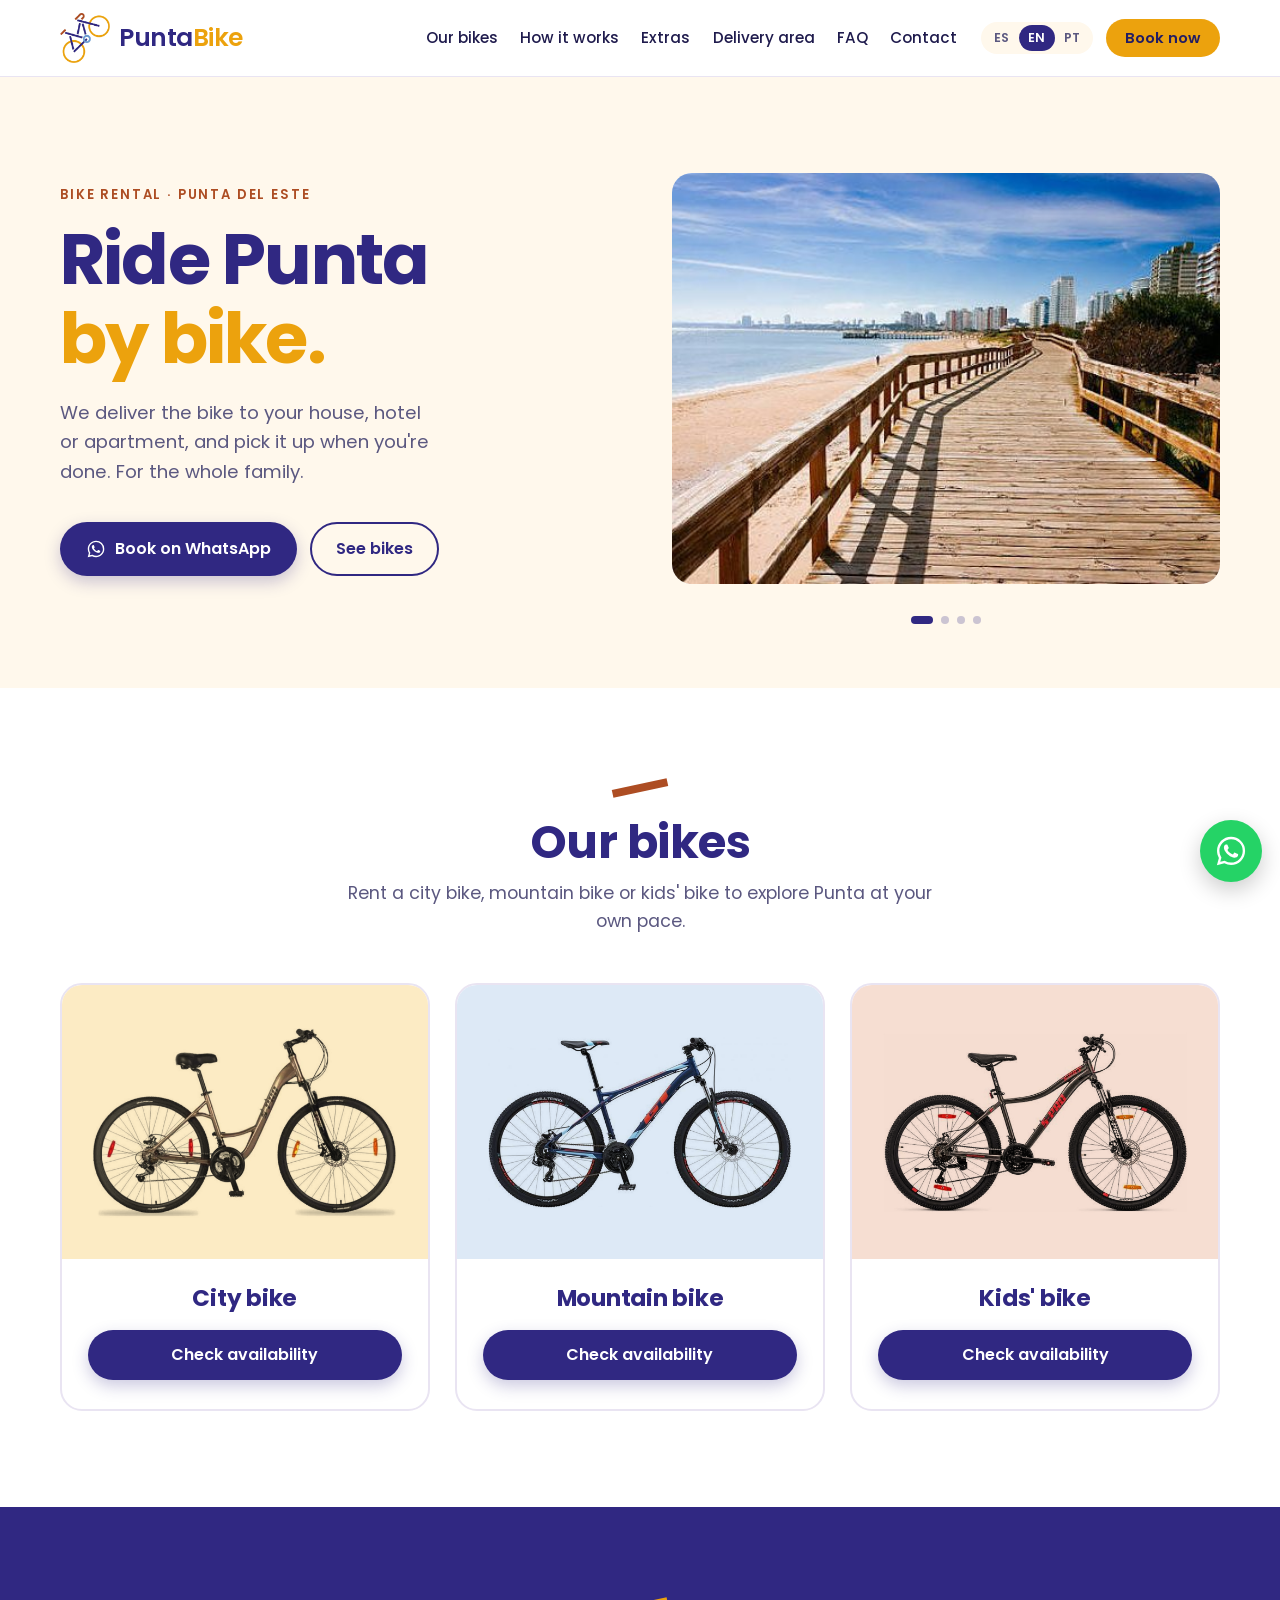
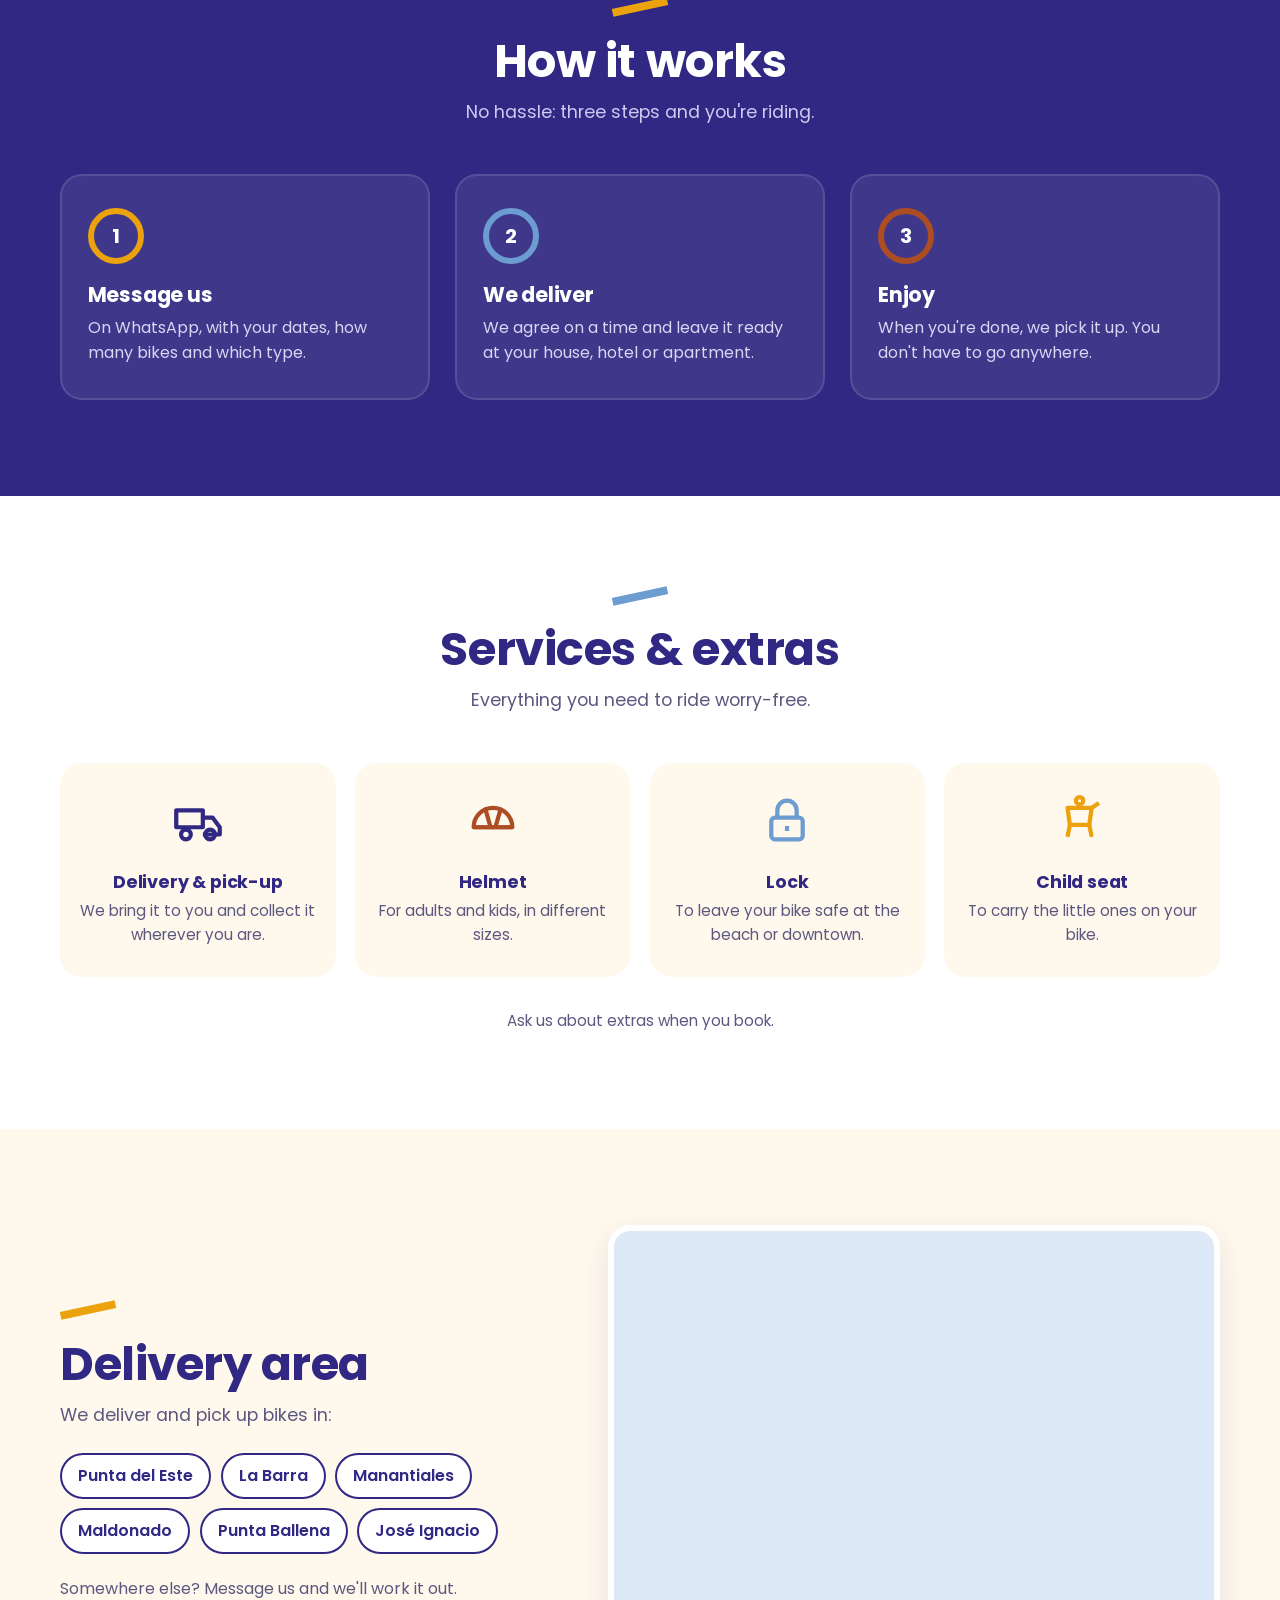
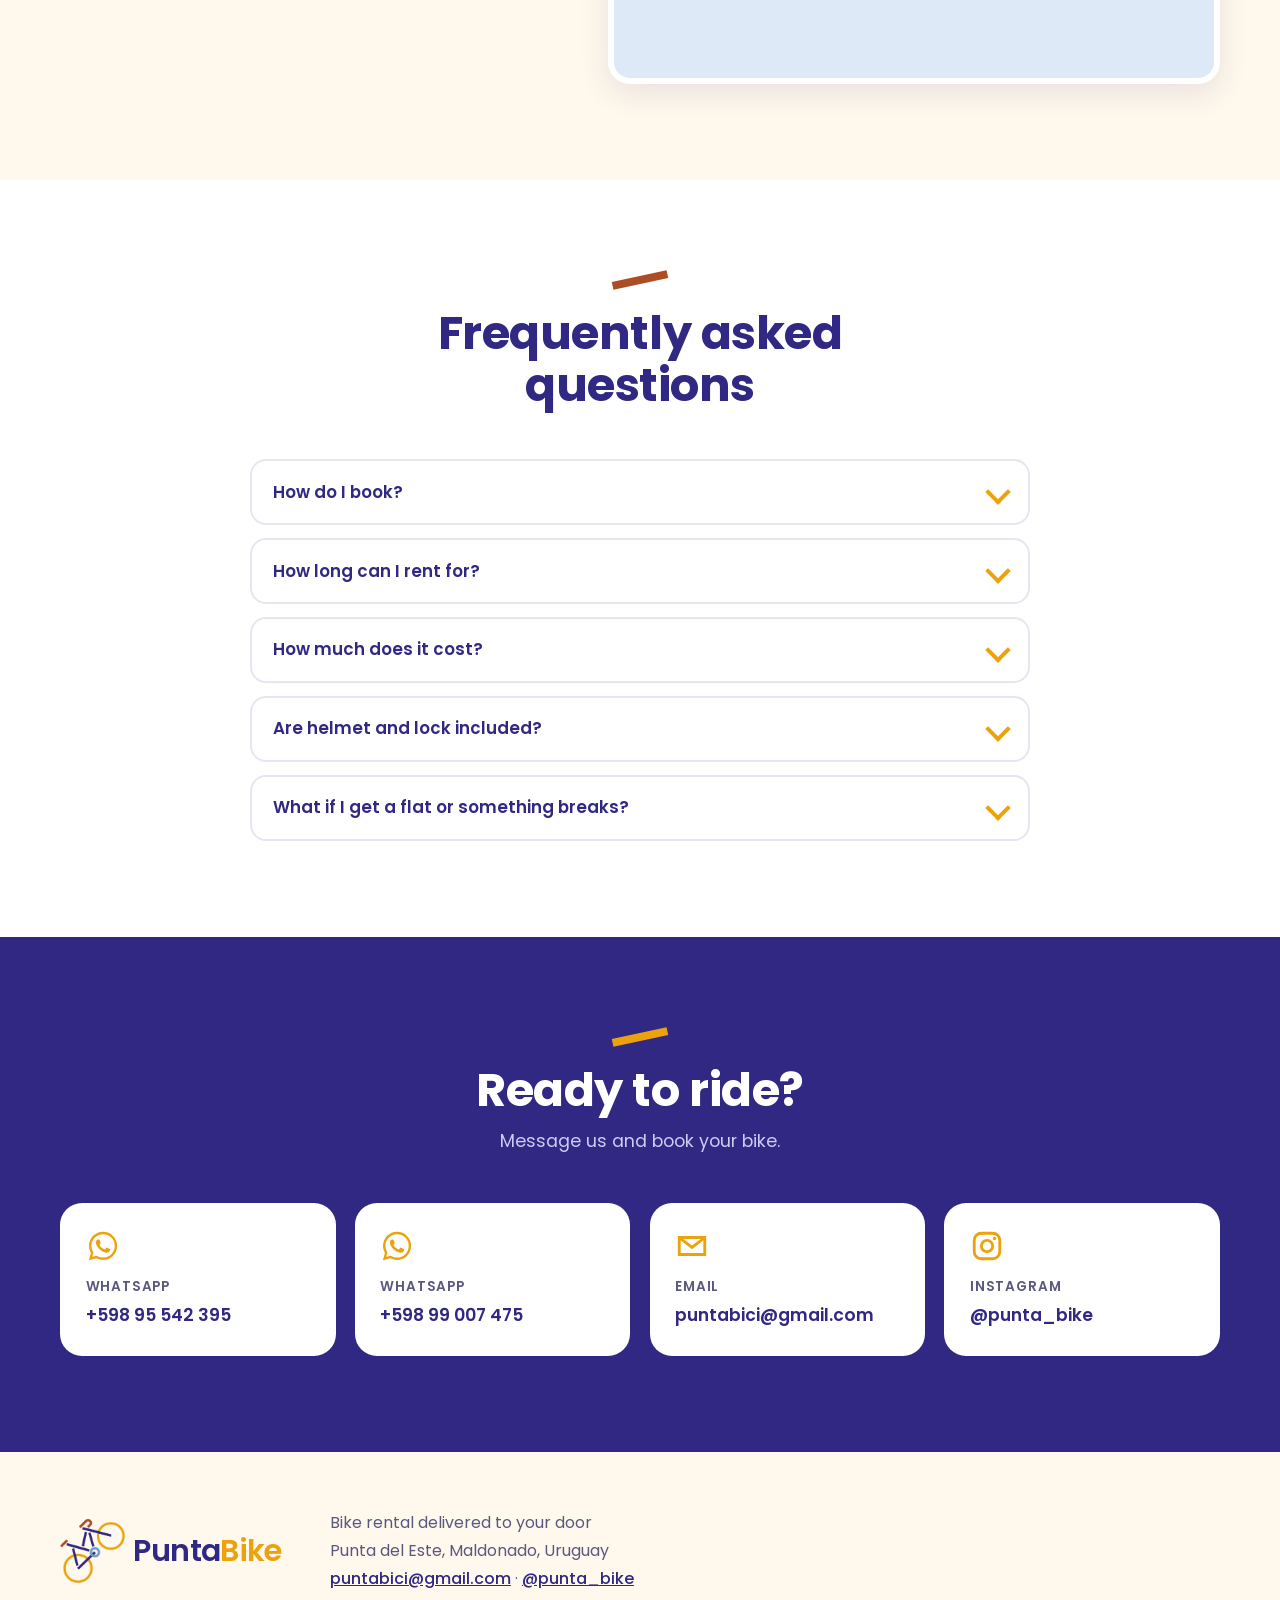
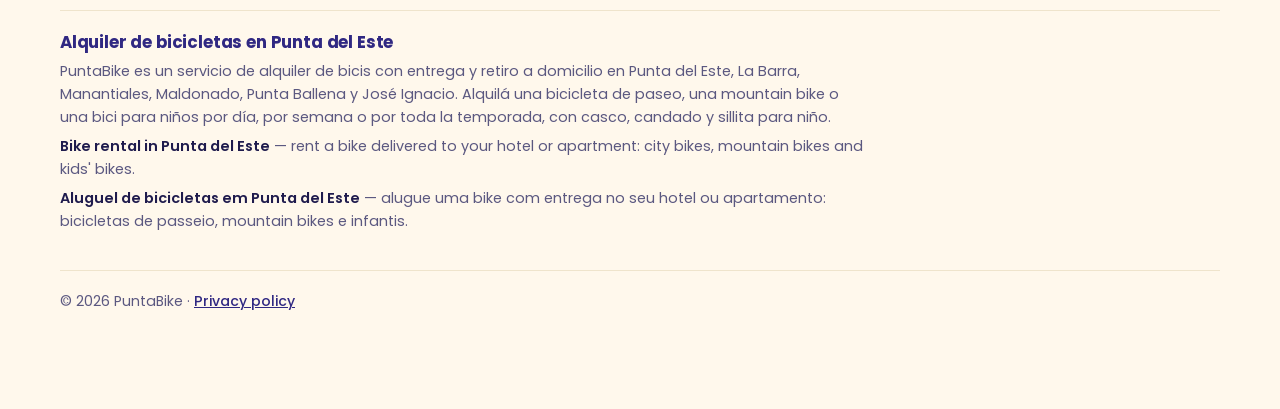
<file: index.html>
<!doctype html>
<html lang="es">
<head>
  <meta charset="utf-8">
  <meta name="viewport" content="width=device-width, initial-scale=1">
  <title>Alquiler de bicicletas en Punta del Este a domicilio | Bike rental | PuntaBike</title>
  <meta name="description" content="Alquiler de bicis en Punta del Este con entrega a domicilio: bicicletas de paseo, de montaña y de niño. Bike rental · aluguel de bicicletas. La Barra, Manantiales, Maldonado, Punta Ballena y José Ignacio.">
  <link rel="canonical" href="https://puntabike.com/">
  <meta name="robots" content="index, follow">
  <meta name="google-site-verification" content="wIhzLMavlL6Qc7JLY3l1nAmBa3RE5ywYNCLU3iqM6gk" />
  <meta name="theme-color" content="#302882">
  <meta property="og:title" content="PuntaBike | Alquiler de bicicletas en Punta del Este">
  <meta property="og:url" content="https://puntabike.com/">
  <meta property="og:locale" content="es_UY">
  <meta property="og:locale:alternate" content="en_US">
  <meta property="og:locale:alternate" content="pt_BR">
  <meta property="og:description" content="Bicis de paseo, montaña y niño. Te la llevamos a donde estés.">
  <meta property="og:image" content="https://puntabike.com/og.png">
  <meta name="twitter:card" content="summary_large_image">
  <meta property="og:type" content="website">
  <link rel="icon" type="image/png" href="/favicon.png">
  <link rel="apple-touch-icon" href="/apple-touch-icon.png">
  <link rel="preconnect" href="https://fonts.googleapis.com">
  <link rel="preconnect" href="https://fonts.gstatic.com" crossorigin>
  <link href="https://fonts.googleapis.com/css2?family=Poppins:wght@400;500;600;700&display=swap" rel="stylesheet">
  <link rel="stylesheet" href="/styles.css">
  <script type="application/ld+json">
{
  "@context": "https://schema.org",
  "@type": "LocalBusiness",
  "@id": "https://puntabike.com/#negocio",
  "name": "PuntaBike",
  "description": "Alquiler de bicicletas con entrega y retiro a domicilio en Punta del Este: bicicletas de paseo, de montaña y de niño. Bike rental in Punta del Este.",
  "url": "https://puntabike.com/",
  "image": "https://puntabike.com/og.png",
  "logo": "https://puntabike.com/icon-512.png",
  "telephone": [
    "+59895542395",
    "+59899007475"
  ],
  "email": "puntabici@gmail.com",
  "address": {
    "@type": "PostalAddress",
    "addressLocality": "Punta del Este",
    "addressRegion": "Maldonado",
    "addressCountry": "UY"
  },
  "areaServed": [
    {
      "@type": "City",
      "name": "Punta del Este"
    },
    {
      "@type": "City",
      "name": "La Barra"
    },
    {
      "@type": "City",
      "name": "Manantiales"
    },
    {
      "@type": "City",
      "name": "Maldonado"
    },
    {
      "@type": "City",
      "name": "Punta Ballena"
    },
    {
      "@type": "City",
      "name": "José Ignacio"
    }
  ],
  "sameAs": [
    "https://instagram.com/punta_bike"
  ],
  "knowsLanguage": [
    "es",
    "en",
    "pt"
  ],
  "makesOffer": [
    {
      "@type": "Offer",
      "itemOffered": {
        "@type": "Service",
        "name": "Alquiler de bicicleta de paseo"
      }
    },
    {
      "@type": "Offer",
      "itemOffered": {
        "@type": "Service",
        "name": "Alquiler de bicicleta de montaña"
      }
    },
    {
      "@type": "Offer",
      "itemOffered": {
        "@type": "Service",
        "name": "Alquiler de bicicleta de niño"
      }
    },
    {
      "@type": "Offer",
      "itemOffered": {
        "@type": "Service",
        "name": "Entrega y retiro de bicicletas a domicilio"
      }
    }
  ]
}
  </script>
  <script type="application/ld+json">
{"@context": "https://schema.org", "@type": "FAQPage", "mainEntity": [{"@type": "Question", "name": "¿Cómo reservo una bici en Punta del Este?", "acceptedAnswer": {"@type": "Answer", "text": "Escribinos por WhatsApp con las fechas, la cantidad y el tipo de bicis y la dirección de entrega. Te confirmamos la disponibilidad por ahí mismo."}}, {"@type": "Question", "name": "¿Por cuánto tiempo puedo alquilar?", "acceptedAnswer": {"@type": "Answer", "text": "Por día, por semana o por toda la temporada."}}, {"@type": "Question", "name": "¿Dónde entregan las bicis?", "acceptedAnswer": {"@type": "Answer", "text": "En Punta del Este, La Barra, Manantiales y Maldonado. También en Punta Ballena y José Ignacio."}}, {"@type": "Question", "name": "¿Qué pasa si se pincha o se rompe?", "acceptedAnswer": {"@type": "Answer", "text": "Escribinos y lo resolvemos lo antes posible."}}]}
  </script>
</head>
<body>

<!-- ========== HEADER ========== -->
<header class="site-header" id="top">
  <div class="wrap header-inner">
    <a href="#top" class="brand" aria-label="PuntaBike, inicio">
      <img src="/logo-icon.png" alt="" width="360" height="357">
      <span class="wordmark">Punta<span>Bike</span></span>
    </a>

    <nav class="main-nav" id="mainNav" aria-label="Principal">
      <a href="#bicis" data-i18n="nav.bikes">Nuestras bicis</a>
      <a href="#como" data-i18n="nav.how">Cómo funciona</a>
      <a href="#extras" data-i18n="nav.extras">Extras</a>
      <a href="#zona" data-i18n="nav.zone">Zona de entrega</a>
      <a href="#faq" data-i18n="nav.faq">Preguntas</a>
      <a href="#contacto" data-i18n="nav.contact">Contacto</a>
    </nav>

    <div class="header-actions">
      <div class="lang" role="group" aria-label="Idioma">
        <button type="button" data-lang="es" aria-pressed="true">ES</button>
        <button type="button" data-lang="en">EN</button>
        <button type="button" data-lang="pt">PT</button>
      </div>
      <button class="btn btn-yellow btn-sm hide-mobile" type="button" data-wa="general" data-i18n="cta.book">Reservar</button>
      <button class="menu-toggle" type="button" aria-label="Menú" aria-expanded="false" aria-controls="mainNav">
        <span></span><span></span>
      </button>
    </div>
  </div>
</header>

<main>

<!-- ========== HERO ========== -->
<section class="hero hero-min">
  <div class="wrap hero-grid">
    <div class="hero-copy">
      <p class="eyebrow" data-i18n="hero.eyebrow">Alquiler de bicicletas · Punta del Este</p>
      <h1 data-i18n-html="hero.title">Viví Punta <span class="u-yellow">en bici.</span></h1>
      <p class="lead" data-i18n="hero.lead">Te llevamos la bici a tu casa, hotel o apartamento, y pasamos a buscarla cuando terminás. Para toda la familia.</p>
      <div class="hero-ctas">
        <button class="btn btn-indigo" type="button" data-wa="general">
          <svg class="ico" viewBox="0 0 24 24" aria-hidden="true"><use href="#i-wa"/></svg>
          <span data-i18n="cta.wa">Reservá por WhatsApp</span>
        </button>
        <a class="btn btn-ghost" href="#bicis" data-i18n="cta.see">Ver bicis</a>
      </div>
    </div>

    <div class="hero-art has-photo">
      <!-- Fotos que se deslizan: hero-1.jpg ... hero-4.jpg (horizontales 4:3) -->
      <div class="photo-circle hero-slides">
        <img src="/hero-1.jpg" alt="Rambla de madera frente al mar en Punta del Este" data-caption="Rambla de Punta del Este" class="active">
        <img src="/hero-2.jpg" alt="Los Dedos en Playa Brava, Punta del Este" data-caption="Los Dedos · Punta del Este" loading="lazy">
        <img src="/hero-3.jpg" alt="Vista aérea de la península de Punta del Este" data-caption="Península de Punta del Este" loading="lazy">
        <img src="/hero-4.jpg" alt="Atardecer frente a Isla Gorriti" data-caption="Atardecer · Isla Gorriti" loading="lazy">
      </div>
      <div class="slide-meta">
        <div class="slide-dots" role="group" aria-label="Fotos">
          <button type="button" aria-label="Foto 1" aria-current="true"></button>
          <button type="button" aria-label="Foto 2"></button>
          <button type="button" aria-label="Foto 3"></button>
          <button type="button" aria-label="Foto 4"></button>
        </div>
      </div>
    </div>
  </div>
</section>

<!-- ========== BICIS ========== -->
<section class="section" id="bicis">
  <div class="wrap">
    <header class="section-head">
      <span class="bar bar-rust" aria-hidden="true"></span>
      <h2 data-i18n="bikes.title">Nuestras bicis</h2>
      <p data-i18n="bikes.sub">Alquilá bicicletas de paseo, de montaña y de niño para recorrer Punta a tu ritmo.</p>
    </header>

    <div class="cards">
      <article class="bike-card">
        <div class="bike-media tint-yellow">
          <!-- Foto propia: /paseo.jpg -->
          <img src="/paseo.jpg" alt="Alquiler de bicicleta de paseo en Punta del Este" data-optional>
          <svg class="bike-svg" viewBox="0 0 270 180" role="img" aria-hidden="true" stroke-linecap="butt"><circle cx="62" cy="122" r="42" fill="none" stroke="#ECA20D" stroke-width="8"/><circle cx="206" cy="122" r="42" fill="none" stroke="#ECA20D" stroke-width="8"/><line x1="114.0" y1="76.7" x2="126.0" y2="117.3" stroke="#302882" stroke-width="9"/><path d="M178,68 Q150,118 140,121" fill="none" stroke="#302882" stroke-width="9"/><line x1="105.9" y1="61.7" x2="66.1" y2="116.3" stroke="#302882" stroke-width="9"/><line x1="71.0" y1="122.3" x2="119.0" y2="123.7" stroke="#302882" stroke-width="9"/><line x1="185.2" y1="57.8" x2="204.8" y2="118.2" stroke="#302882" stroke-width="9"/><line x1="94.0" y1="48.0" x2="120.0" y2="48.0" stroke="#AD4D23" stroke-width="8"/><path d="M182,52 q2,-16 14,-14 q10,2 6,14" fill="none" stroke="#AD4D23" stroke-width="8"/><rect x="202" y="48" width="34" height="24" rx="3" fill="none" stroke="#AD4D23" stroke-width="6"/><line x1="212.0" y1="48.0" x2="212.0" y2="72.0" stroke="#AD4D23" stroke-width="4"/><line x1="224.0" y1="48.0" x2="224.0" y2="72.0" stroke="#AD4D23" stroke-width="4"/><circle cx="128" cy="124" r="10" fill="none" stroke="#6D9CD0" stroke-width="7"/></svg>
        </div>
        <div class="bike-body">
          <h3 data-i18n="b.paseo.name">Bicicleta de paseo</h3>
          <button class="btn btn-indigo btn-block" type="button" data-wa="paseo" data-i18n="cta.avail">Consultar disponibilidad</button>
        </div>
      </article>

      <article class="bike-card">
        <div class="bike-media tint-sky">
          <!-- Foto propia: /montana.jpg -->
          <img src="/montana.jpg" alt="Alquiler de bicicleta de montaña (mountain bike) en Punta del Este" data-optional>
          <svg class="bike-svg" viewBox="0 0 270 180" role="img" aria-hidden="true" stroke-linecap="butt"><circle cx="62" cy="122" r="42" fill="none" stroke="#ECA20D" stroke-width="8"/><circle cx="206" cy="122" r="42" fill="none" stroke="#ECA20D" stroke-width="8"/><circle cx="62" cy="122" r="33" fill="none" stroke="#ECA20D" stroke-width="3"/><circle cx="206" cy="122" r="33" fill="none" stroke="#ECA20D" stroke-width="3"/><line x1="111.8" y1="62.8" x2="126.2" y2="117.2" stroke="#302882" stroke-width="9"/><line x1="116.0" y1="55.8" x2="178.0" y2="54.2" stroke="#302882" stroke-width="9"/><line x1="177.8" y1="61.8" x2="134.2" y2="116.2" stroke="#302882" stroke-width="9"/><line x1="105.9" y1="61.7" x2="66.1" y2="116.3" stroke="#302882" stroke-width="9"/><line x1="71.0" y1="122.3" x2="119.0" y2="123.7" stroke="#302882" stroke-width="9"/><line x1="184.9" y1="56.9" x2="194.1" y2="85.1" stroke="#302882" stroke-width="12"/><line x1="195.9" y1="90.9" x2="205.1" y2="119.1" stroke="#302882" stroke-width="7"/><line x1="94.0" y1="48.0" x2="120.0" y2="48.0" stroke="#AD4D23" stroke-width="8"/><line x1="170.0" y1="44.0" x2="198.0" y2="40.0" stroke="#AD4D23" stroke-width="8"/><circle cx="128" cy="124" r="10" fill="none" stroke="#6D9CD0" stroke-width="7"/></svg>
        </div>
        <div class="bike-body">
          <h3 data-i18n="b.montana.name">Bicicleta de montaña</h3>
          <button class="btn btn-indigo btn-block" type="button" data-wa="montana" data-i18n="cta.avail">Consultar disponibilidad</button>
        </div>
      </article>

      <article class="bike-card">
        <div class="bike-media tint-rust">
          <!-- Foto propia: /nino.jpg -->
          <img src="/nino.jpg" alt="Alquiler de bicicleta de niño en Punta del Este" data-optional>
          <svg class="bike-svg" viewBox="0 0 270 180" role="img" aria-hidden="true" stroke-linecap="butt"><circle cx="70" cy="130" r="30" fill="none" stroke="#ECA20D" stroke-width="8"/><circle cx="190" cy="130" r="30" fill="none" stroke="#ECA20D" stroke-width="8"/><line x1="114.1" y1="84.7" x2="125.9" y2="121.3" stroke="#302882" stroke-width="9"/><line x1="118.0" y1="77.6" x2="166.0" y2="74.4" stroke="#302882" stroke-width="9"/><line x1="165.7" y1="81.8" x2="134.3" y2="120.2" stroke="#302882" stroke-width="9"/><line x1="107.6" y1="83.4" x2="74.4" y2="124.6" stroke="#302882" stroke-width="9"/><line x1="79.0" y1="129.7" x2="119.0" y2="128.3" stroke="#302882" stroke-width="9"/><line x1="173.2" y1="77.8" x2="188.8" y2="126.2" stroke="#302882" stroke-width="9"/><line x1="96.0" y1="70.0" x2="122.0" y2="70.0" stroke="#AD4D23" stroke-width="8"/><path d="M170,72 q2,-16 14,-14 q10,2 6,14" fill="none" stroke="#AD4D23" stroke-width="8"/><circle cx="128" cy="128" r="10" fill="none" stroke="#6D9CD0" stroke-width="7"/></svg>
        </div>
        <div class="bike-body">
          <h3 data-i18n="b.nino.name">Bicicleta de niño</h3>
          <button class="btn btn-indigo btn-block" type="button" data-wa="nino" data-i18n="cta.avail">Consultar disponibilidad</button>
        </div>
      </article>
    </div>
  </div>
</section>

<!-- ========== CÓMO FUNCIONA ========== -->
<section class="section section-indigo" id="como">
  <div class="wrap">
    <header class="section-head on-dark">
      <span class="bar bar-yellow" aria-hidden="true"></span>
      <h2 data-i18n="how.title">Cómo funciona</h2>
      <p data-i18n="how.sub">Sin vueltas: en tres pasos estás pedaleando.</p>
    </header>
    <ol class="steps">
      <li>
        <span class="step-num">1</span>
        <h3 data-i18n="how.s1t">Escribinos</h3>
        <p data-i18n="how.s1">Por WhatsApp, con las fechas, cuántas bicis y de qué tipo.</p>
      </li>
      <li>
        <span class="step-num">2</span>
        <h3 data-i18n="how.s2t">Te la llevamos</h3>
        <p data-i18n="how.s2">Coordinamos horario y la dejamos lista en tu casa, hotel o apartamento.</p>
      </li>
      <li>
        <span class="step-num">3</span>
        <h3 data-i18n="how.s3t">Disfrutá y listo</h3>
        <p data-i18n="how.s3">Cuando terminás, pasamos a retirarla. Vos no te movés.</p>
      </li>
    </ol>
  </div>
</section>

<!-- ========== EXTRAS ========== -->
<section class="section" id="extras">
  <div class="wrap">
    <header class="section-head">
      <span class="bar bar-sky" aria-hidden="true"></span>
      <h2 data-i18n="ex.title">Servicios y extras</h2>
      <p data-i18n="ex.sub">Todo lo que necesitás para salir tranquilo.</p>
    </header>
    <ul class="extras">
      <li>
        <svg viewBox="0 0 48 48" aria-hidden="true"><path d="M6 30h22V16H6zM28 22h8l6 8v6H28" /><circle cx="14" cy="36" r="4"/><circle cx="34" cy="36" r="4"/></svg>
        <h3 data-i18n="ex.e1t">Entrega y retiro</h3>
        <p data-i18n="ex.e1">Te la llevamos y la retiramos donde estés.</p>
      </li>
      <li>
        <svg viewBox="0 0 48 48" aria-hidden="true"><path d="M8 30a16 16 0 0 1 32 0z"/><path d="M8 30h32M18 16l4 14M30 16l-4 14"/></svg>
        <h3 data-i18n="ex.e2t">Casco</h3>
        <p data-i18n="ex.e2">Para adultos y niños, en distintos talles.</p>
      </li>
      <li>
        <svg viewBox="0 0 48 48" aria-hidden="true"><rect x="11" y="22" width="26" height="18" rx="3"/><path d="M16 22v-6a8 8 0 0 1 16 0v6M24 29v4"/></svg>
        <h3 data-i18n="ex.e3t">Candado</h3>
        <p data-i18n="ex.e3">Para dejar la bici segura en la playa o el centro.</p>
      </li>
      <li>
        <svg viewBox="0 0 48 48" aria-hidden="true"><path d="M12 14h20l-2 14H14z"/><path d="M14 28l-2 10M30 28l2 10M32 14l6-4"/><circle cx="22" cy="8" r="3"/></svg>
        <h3 data-i18n="ex.e4t">Sillita para niño</h3>
        <p data-i18n="ex.e4">Para llevar a los más chicos en tu bici.</p>
      </li>
    </ul>
    <p class="note" data-i18n="ex.note">Consultanos por los extras al hacer tu reserva.</p>
  </div>
</section>

<!-- ========== ZONA ========== -->
<section class="section section-cream" id="zona">
  <div class="wrap zone-grid">
    <div>
      <header class="section-head left">
        <span class="bar bar-yellow" aria-hidden="true"></span>
        <h2 data-i18n="zone.title">Zona de entrega</h2>
        <p data-i18n="zone.sub">Llevamos y retiramos las bicis en:</p>
      </header>
      <ul class="chips">
        <li>Punta del Este</li>
        <li>La Barra</li>
        <li>Manantiales</li>
        <li>Maldonado</li>
        <li>Punta Ballena</li>
        <li>José Ignacio</li>
      </ul>
      <p class="zone-note" data-i18n="zone.note">¿Estás en otra zona? Escribinos y lo coordinamos.</p>
    </div>
    <div class="map">
      <iframe title="Mapa de Punta del Este" loading="lazy" referrerpolicy="no-referrer-when-downgrade"
        src="https://www.google.com/maps?ll=-34.87,-54.84&z=10&output=embed"></iframe>
    </div>
  </div>
</section>

<!-- ========== FAQ ========== -->
<section class="section" id="faq">
  <div class="wrap narrow">
    <header class="section-head">
      <span class="bar bar-rust" aria-hidden="true"></span>
      <h2 data-i18n="faq.title">Preguntas frecuentes</h2>
    </header>
    <div class="faq">
      <details>
        <summary data-i18n="faq.q1">¿Cómo reservo?</summary>
        <p data-i18n="faq.a1">Escribinos por WhatsApp con las fechas, la cantidad y el tipo de bicis y la dirección de entrega. Te confirmamos la disponibilidad por ahí mismo.</p>
      </details>
      <details>
        <summary data-i18n="faq.q2">¿Por cuánto tiempo puedo alquilar?</summary>
        <p data-i18n="faq.a2">Por día, por semana o por toda la temporada. Vos elegís.</p>
      </details>
      <details>
        <summary data-i18n="faq.q3">¿Cuánto cuesta?</summary>
        <p data-i18n="faq.a3">Depende de la bici y de los días. Escribinos y te pasamos las tarifas vigentes.</p>
      </details>
      <details>
        <summary data-i18n="faq.q4">¿El casco y el candado están incluidos?</summary>
        <p data-i18n="faq.a4">Consultanos al reservar y te los llevamos junto con la bici.</p>
      </details>
      <details>
        <summary data-i18n="faq.q5">¿Qué pasa si se pincha o se rompe?</summary>
        <p data-i18n="faq.a5">Escribinos y lo resolvemos lo antes posible.</p>
      </details>
    </div>
  </div>
</section>

<!-- ========== CONTACTO ========== -->
<section class="section section-indigo contact" id="contacto">
  <div class="wrap">
    <header class="section-head on-dark">
      <span class="bar bar-yellow" aria-hidden="true"></span>
      <h2 data-i18n="ct.title">¿Listo para pedalear?</h2>
      <p data-i18n="ct.sub">Escribinos y reservá tu bici.</p>
    </header>
    <div class="contact-grid">
      <a class="contact-card" href="https://wa.me/59895542395" data-wa-link="59895542395" target="_blank" rel="noopener">
        <svg class="ico" viewBox="0 0 24 24" aria-hidden="true"><use href="#i-wa"/></svg>
        <span class="c-label">WhatsApp</span>
        <span class="c-value">+598 95 542 395</span>
      </a>
      <a class="contact-card" href="https://wa.me/59899007475" data-wa-link="59899007475" target="_blank" rel="noopener">
        <svg class="ico" viewBox="0 0 24 24" aria-hidden="true"><use href="#i-wa"/></svg>
        <span class="c-label">WhatsApp</span>
        <span class="c-value">+598 99 007 475</span>
      </a>
      <a class="contact-card" href="mailto:puntabici@gmail.com">
        <svg class="ico" viewBox="0 0 24 24" aria-hidden="true"><use href="#i-mail"/></svg>
        <span class="c-label">Email</span>
        <span class="c-value">puntabici@gmail.com</span>
      </a>
      <a class="contact-card" href="https://instagram.com/punta_bike" target="_blank" rel="noopener">
        <svg class="ico" viewBox="0 0 24 24" aria-hidden="true"><use href="#i-ig"/></svg>
        <span class="c-label">Instagram</span>
        <span class="c-value">@punta_bike</span>
      </a>
    </div>
  </div>
</section>

</main>

<!-- ========== FOOTER ========== -->
<footer class="site-footer">
  <div class="wrap footer-inner">
    <a href="#top" class="brand footer-brand" aria-label="PuntaBike"><img src="/logo-icon.png" alt="" width="360" height="357"><span class="wordmark">Punta<span>Bike</span></span></a>
    <div class="footer-info">
      <p data-i18n="ft.tag">Alquiler de bicicletas a domicilio</p>
      <p>Punta del Este, Maldonado, Uruguay</p>
      <p>
        <a href="mailto:puntabici@gmail.com">puntabici@gmail.com</a> ·
        <a href="https://instagram.com/punta_bike" target="_blank" rel="noopener">@punta_bike</a>
      </p>
    </div>
    <div class="seo-block">
      <h2>Alquiler de bicicletas en Punta del Este</h2>
      <p>PuntaBike es un servicio de alquiler de bicis con entrega y retiro a domicilio en Punta del Este, La Barra, Manantiales, Maldonado, Punta Ballena y José Ignacio. Alquilá una bicicleta de paseo, una mountain bike o una bici para niños por día, por semana o por toda la temporada, con casco, candado y sillita para niño.</p>
      <p lang="en"><strong>Bike rental in Punta del Este</strong> — rent a bike delivered to your hotel or apartment: city bikes, mountain bikes and kids' bikes.</p>
      <p lang="pt"><strong>Aluguel de bicicletas em Punta del Este</strong> — alugue uma bike com entrega no seu hotel ou apartamento: bicicletas de passeio, mountain bikes e infantis.</p>
    </div>
    <p class="legal">© <span id="year">2026</span> PuntaBike · <a href="/privacidad" data-i18n="ft.privacy">Política de privacidad</a></p>
  </div>
</footer>

<!-- ========== WHATSAPP FLOTANTE ========== -->
<div class="wa-float">
  <div class="wa-panel" id="waPanel" hidden>
    <p data-i18n="wa.pick">¿Con quién querés hablar?</p>
    <a href="https://wa.me/59895542395" data-wa-link="59895542395" target="_blank" rel="noopener">+598 95 542 395</a>
    <a href="https://wa.me/59899007475" data-wa-link="59899007475" target="_blank" rel="noopener">+598 99 007 475</a>
  </div>
  <button class="wa-btn" type="button" aria-label="WhatsApp" aria-expanded="false" aria-controls="waPanel">
    <svg viewBox="0 0 24 24" aria-hidden="true"><use href="#i-wa"/></svg>
  </button>
</div>

<!-- Íconos -->
<svg width="0" height="0" style="position:absolute" aria-hidden="true">
  <symbol id="i-wa" viewBox="0 0 24 24"><path fill="currentColor" d="M12.04 2C6.58 2 2.13 6.45 2.13 11.91c0 1.75.46 3.45 1.32 4.95L2.05 22l5.25-1.38a9.9 9.9 0 0 0 4.74 1.21h.01c5.46 0 9.9-4.45 9.9-9.91A9.9 9.9 0 0 0 12.04 2Zm0 18.15h-.01a8.2 8.2 0 0 1-4.19-1.15l-.3-.18-3.12.82.83-3.04-.2-.31a8.23 8.23 0 0 1-1.26-4.38c0-4.54 3.7-8.24 8.25-8.24a8.24 8.24 0 0 1 8.24 8.25c0 4.54-3.7 8.23-8.24 8.23Zm4.52-6.16c-.25-.12-1.47-.72-1.69-.81-.23-.08-.39-.12-.56.13-.17.25-.64.81-.78.97-.14.17-.29.19-.54.06-.25-.12-1.05-.39-1.99-1.23-.74-.66-1.23-1.47-1.38-1.72-.14-.25-.02-.38.11-.51.11-.11.25-.29.37-.43.13-.15.17-.25.25-.42.08-.17.04-.31-.02-.43-.06-.12-.56-1.34-.76-1.84-.2-.48-.41-.42-.56-.43h-.48a.92.92 0 0 0-.67.31c-.23.25-.87.85-.87 2.07 0 1.22.89 2.4 1.02 2.57.12.17 1.75 2.67 4.23 3.74.59.26 1.05.41 1.41.52.59.19 1.13.16 1.56.1.48-.07 1.47-.6 1.67-1.18.21-.58.21-1.07.14-1.18-.06-.1-.22-.16-.47-.28Z"/></symbol>
  <symbol id="i-mail" viewBox="0 0 24 24"><path fill="none" stroke="currentColor" stroke-width="2" d="M3 6h18v12H3z M3 6l9 7 9-7"/></symbol>
  <symbol id="i-ig" viewBox="0 0 24 24"><rect x="3" y="3" width="18" height="18" rx="5" fill="none" stroke="currentColor" stroke-width="2"/><circle cx="12" cy="12" r="4" fill="none" stroke="currentColor" stroke-width="2"/><circle cx="17.3" cy="6.7" r="1.2" fill="currentColor"/></symbol>
</svg>

<script src="/script.js"></script>
</body>
</html>
</file>
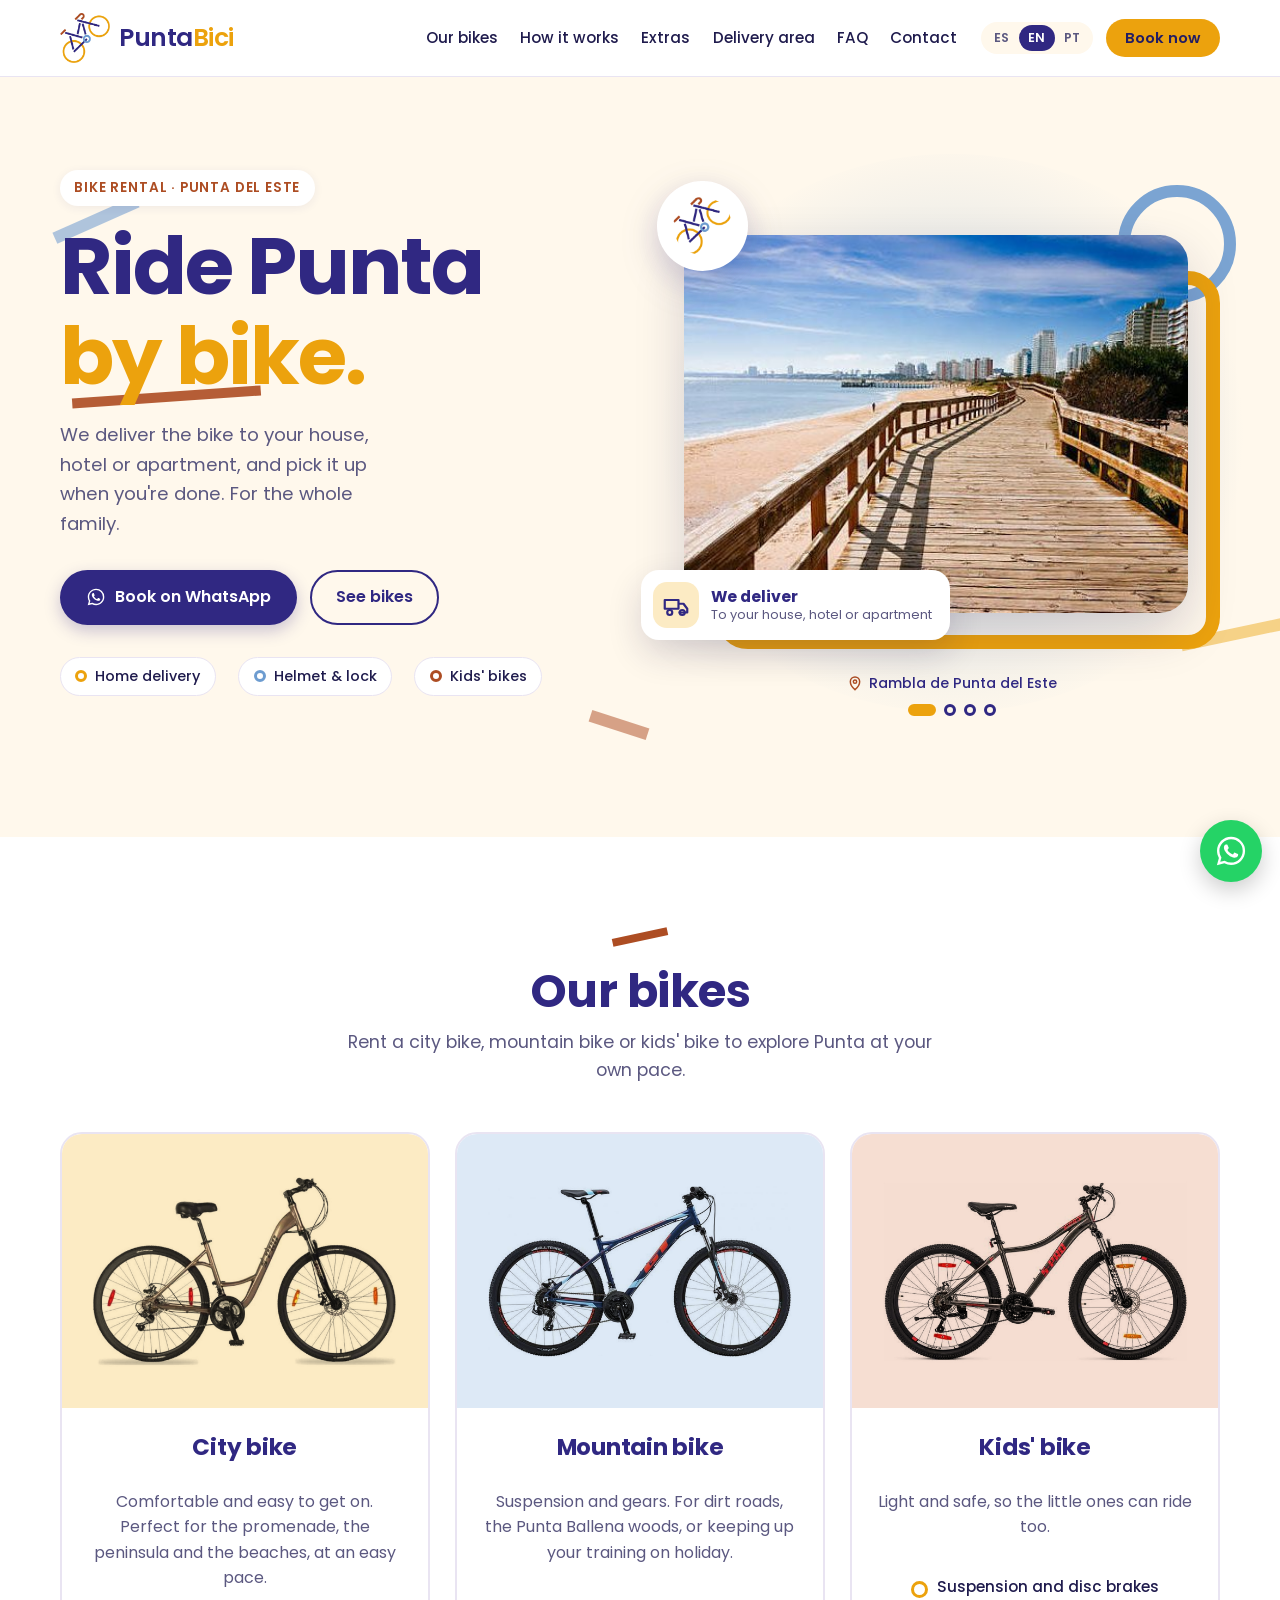
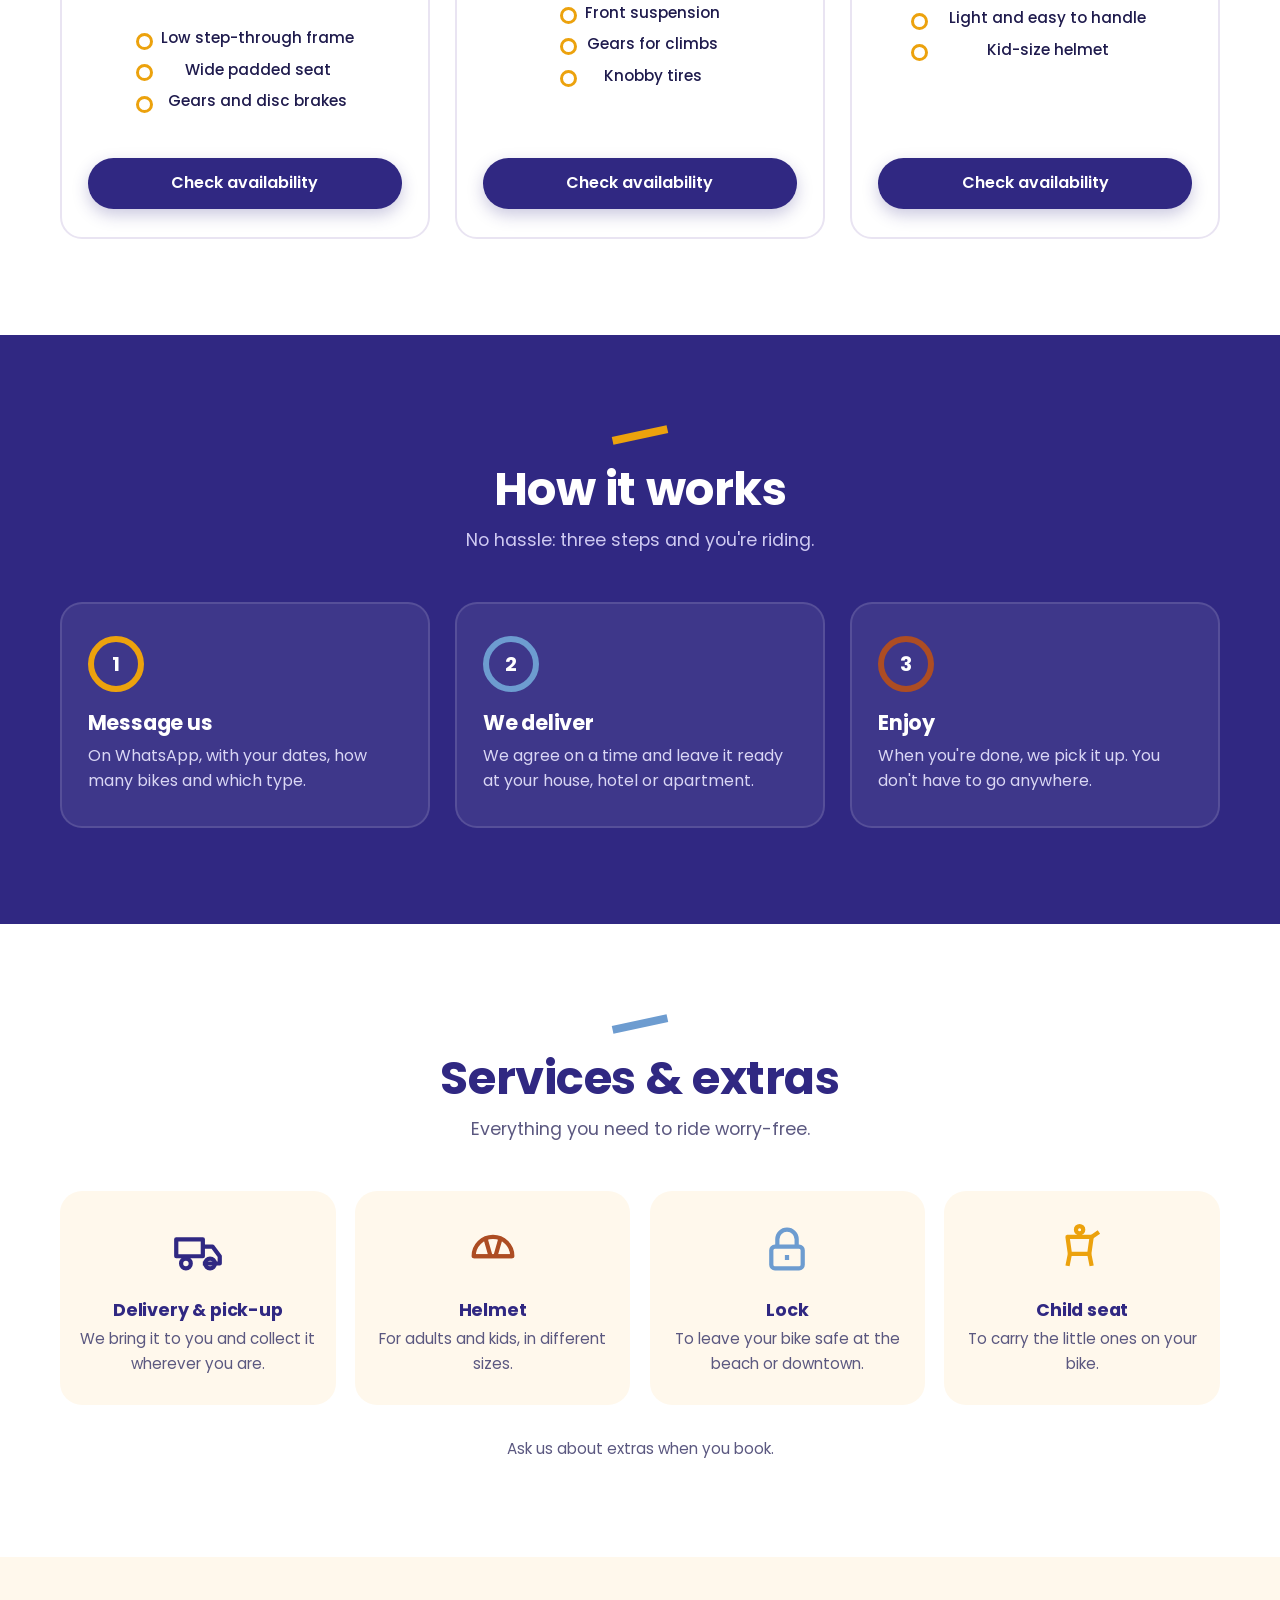
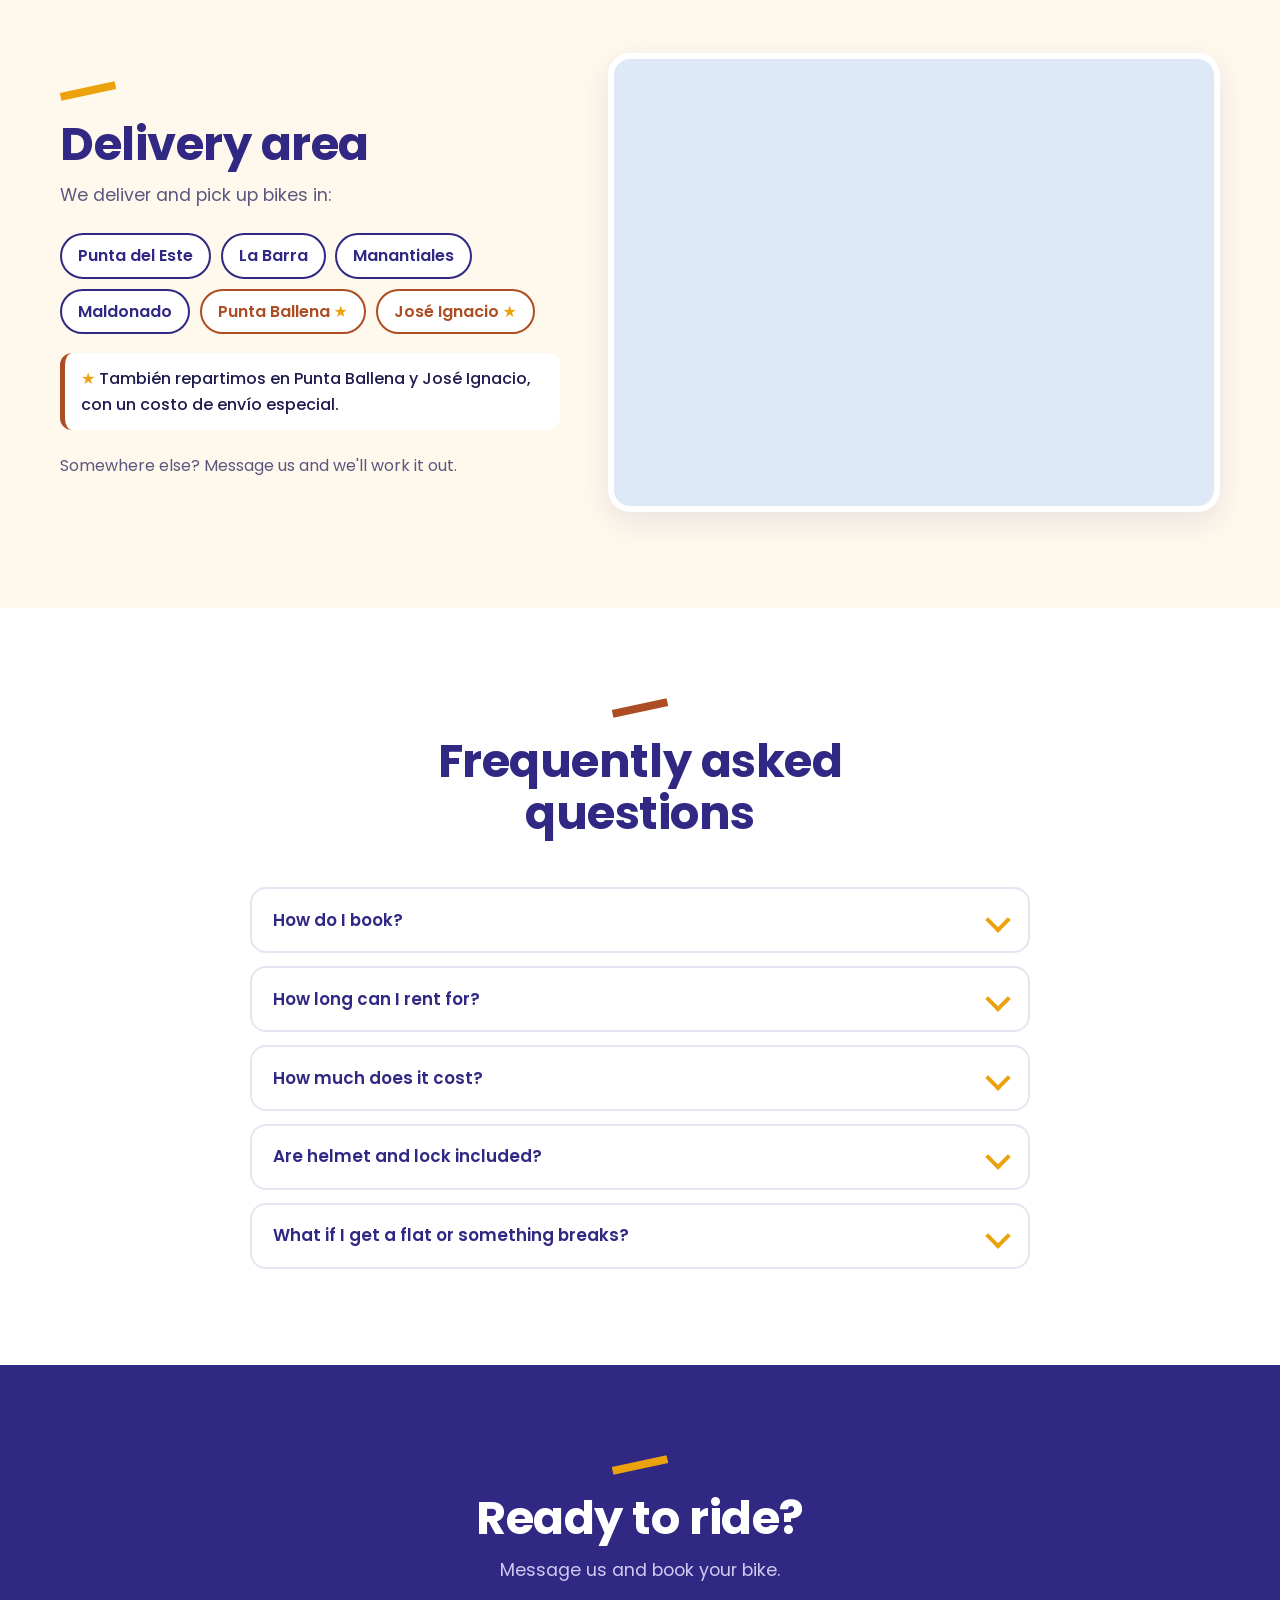
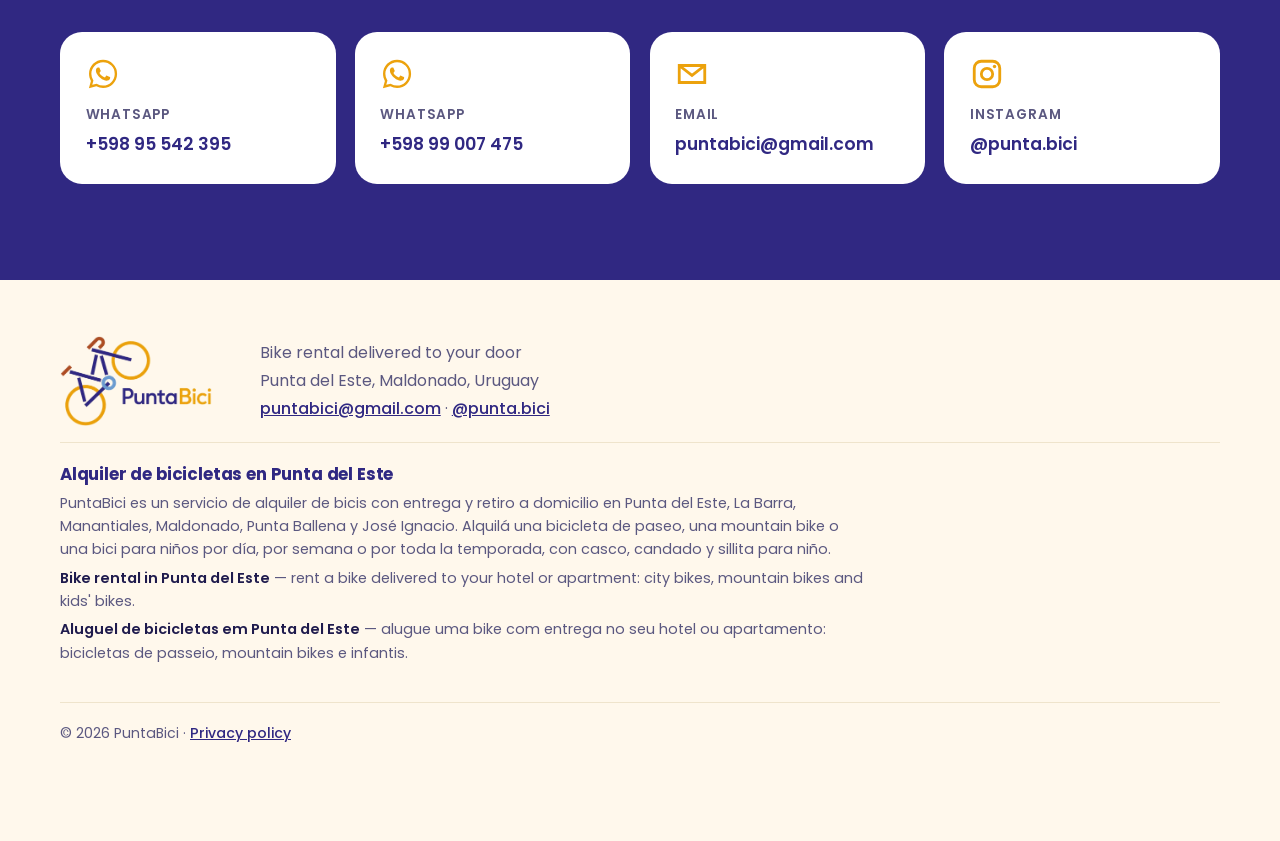
<file: index 4.html>
<!doctype html>
<html lang="es">
<head>
  <meta charset="utf-8">
  <meta name="viewport" content="width=device-width, initial-scale=1">
  <title>Alquiler de bicicletas en Punta del Este a domicilio | Bike rental | PuntaBici</title>
  <meta name="description" content="Alquiler de bicis en Punta del Este con entrega a domicilio: bicicletas de paseo, de montaña y de niño. Bike rental · aluguel de bicicletas. La Barra, Manantiales, Maldonado, Punta Ballena y José Ignacio.">
  <link rel="canonical" href="https://puntabici.vercel.app/">
  <meta name="robots" content="index, follow">
  <meta name="theme-color" content="#302882">
  <meta property="og:title" content="PuntaBici | Alquiler de bicicletas en Punta del Este">
  <meta property="og:url" content="https://puntabici.vercel.app/">
  <meta property="og:locale" content="es_UY">
  <meta property="og:locale:alternate" content="en_US">
  <meta property="og:locale:alternate" content="pt_BR">
  <meta property="og:description" content="Bicis de paseo, montaña y niño. Te la llevamos a donde estés.">
  <meta property="og:image" content="https://puntabici.vercel.app/og.png">
  <meta name="twitter:card" content="summary_large_image">
  <meta property="og:type" content="website">
  <link rel="icon" type="image/png" href="/favicon.png">
  <link rel="apple-touch-icon" href="/apple-touch-icon.png">
  <link rel="preconnect" href="https://fonts.googleapis.com">
  <link rel="preconnect" href="https://fonts.gstatic.com" crossorigin>
  <link href="https://fonts.googleapis.com/css2?family=Poppins:wght@400;500;600;700&display=swap" rel="stylesheet">
  <link rel="stylesheet" href="/styles.css">
  <script type="application/ld+json">
{
  "@context": "https://schema.org",
  "@type": "LocalBusiness",
  "@id": "https://puntabici.vercel.app/#negocio",
  "name": "PuntaBici",
  "description": "Alquiler de bicicletas con entrega y retiro a domicilio en Punta del Este: bicicletas de paseo, de montaña y de niño. Bike rental in Punta del Este.",
  "url": "https://puntabici.vercel.app/",
  "image": "https://puntabici.vercel.app/og.png",
  "logo": "https://puntabici.vercel.app/icon-512.png",
  "telephone": [
    "+59895542395",
    "+59899007475"
  ],
  "email": "puntabici@gmail.com",
  "address": {
    "@type": "PostalAddress",
    "addressLocality": "Punta del Este",
    "addressRegion": "Maldonado",
    "addressCountry": "UY"
  },
  "areaServed": [
    {
      "@type": "City",
      "name": "Punta del Este"
    },
    {
      "@type": "City",
      "name": "La Barra"
    },
    {
      "@type": "City",
      "name": "Manantiales"
    },
    {
      "@type": "City",
      "name": "Maldonado"
    },
    {
      "@type": "City",
      "name": "Punta Ballena"
    },
    {
      "@type": "City",
      "name": "José Ignacio"
    }
  ],
  "sameAs": [
    "https://instagram.com/punta.bici"
  ],
  "knowsLanguage": [
    "es",
    "en",
    "pt"
  ],
  "makesOffer": [
    {
      "@type": "Offer",
      "itemOffered": {
        "@type": "Service",
        "name": "Alquiler de bicicleta de paseo"
      }
    },
    {
      "@type": "Offer",
      "itemOffered": {
        "@type": "Service",
        "name": "Alquiler de bicicleta de montaña"
      }
    },
    {
      "@type": "Offer",
      "itemOffered": {
        "@type": "Service",
        "name": "Alquiler de bicicleta de niño"
      }
    },
    {
      "@type": "Offer",
      "itemOffered": {
        "@type": "Service",
        "name": "Entrega y retiro de bicicletas a domicilio"
      }
    }
  ]
}
  </script>
  <script type="application/ld+json">
{"@context": "https://schema.org", "@type": "FAQPage", "mainEntity": [{"@type": "Question", "name": "¿Cómo reservo una bici en Punta del Este?", "acceptedAnswer": {"@type": "Answer", "text": "Escribinos por WhatsApp con las fechas, la cantidad y el tipo de bicis y la dirección de entrega. Te confirmamos la disponibilidad por ahí mismo."}}, {"@type": "Question", "name": "¿Por cuánto tiempo puedo alquilar?", "acceptedAnswer": {"@type": "Answer", "text": "Por día, por semana o por toda la temporada."}}, {"@type": "Question", "name": "¿Dónde entregan las bicis?", "acceptedAnswer": {"@type": "Answer", "text": "En Punta del Este, La Barra, Manantiales y Maldonado. También en Punta Ballena y José Ignacio, con un costo de envío especial."}}, {"@type": "Question", "name": "¿Qué pasa si se pincha o se rompe?", "acceptedAnswer": {"@type": "Answer", "text": "Escribinos y lo resolvemos lo antes posible."}}]}
  </script>
</head>
<body>

<!-- ========== HEADER ========== -->
<header class="site-header" id="top">
  <div class="wrap header-inner">
    <a href="#top" class="brand" aria-label="PuntaBici, inicio">
      <img src="/logo-icon.png" alt="" width="360" height="357">
      <span class="wordmark">Punta<span>Bici</span></span>
    </a>

    <nav class="main-nav" id="mainNav" aria-label="Principal">
      <a href="#bicis" data-i18n="nav.bikes">Nuestras bicis</a>
      <a href="#como" data-i18n="nav.how">Cómo funciona</a>
      <a href="#extras" data-i18n="nav.extras">Extras</a>
      <a href="#zona" data-i18n="nav.zone">Zona de entrega</a>
      <a href="#faq" data-i18n="nav.faq">Preguntas</a>
      <a href="#contacto" data-i18n="nav.contact">Contacto</a>
    </nav>

    <div class="header-actions">
      <div class="lang" role="group" aria-label="Idioma">
        <button type="button" data-lang="es" aria-pressed="true">ES</button>
        <button type="button" data-lang="en">EN</button>
        <button type="button" data-lang="pt">PT</button>
      </div>
      <button class="btn btn-yellow btn-sm hide-mobile" type="button" data-wa="general" data-i18n="cta.book">Reservar</button>
      <button class="menu-toggle" type="button" aria-label="Menú" aria-expanded="false" aria-controls="mainNav">
        <span></span><span></span>
      </button>
    </div>
  </div>
</header>

<main>

<!-- ========== HERO ========== -->
<section class="hero">
  <span class="deco deco-1" aria-hidden="true"></span>
  <span class="deco deco-2" aria-hidden="true"></span>
  <span class="deco deco-3" aria-hidden="true"></span>
  <div class="wrap hero-grid">
    <div class="hero-copy">
      <p class="eyebrow" data-i18n="hero.eyebrow">Alquiler de bicicletas · Punta del Este</p>
      <h1 data-i18n-html="hero.title">Viví Punta <span class="u-yellow">en bici.</span></h1>
      <p class="lead" data-i18n="hero.lead">Te llevamos la bici a tu casa, hotel o apartamento, y pasamos a buscarla cuando terminás. Para toda la familia.</p>
      <div class="hero-ctas">
        <button class="btn btn-indigo" type="button" data-wa="general">
          <svg class="ico" viewBox="0 0 24 24" aria-hidden="true"><use href="#i-wa"/></svg>
          <span data-i18n="cta.wa">Reservá por WhatsApp</span>
        </button>
        <a class="btn btn-ghost" href="#bicis" data-i18n="cta.see">Ver bicis</a>
      </div>
      <ul class="hero-badges">
        <li><span class="dot dot-yellow"></span><span data-i18n="hero.b1">Entrega a domicilio</span></li>
        <li><span class="dot dot-sky"></span><span data-i18n="hero.b2">Casco y candado</span></li>
        <li><span class="dot dot-rust"></span><span data-i18n="hero.b3">Bicis para niños</span></li>
      </ul>
    </div>

    <div class="hero-art has-photo">
      <div class="hero-blob" aria-hidden="true"></div>
      <div class="ring ring-small" aria-hidden="true"></div>
      <div class="ring ring-big" aria-hidden="true"></div>
      <!-- Fotos que se deslizan: hero-1.jpg ... hero-4.jpg (cuadradas) -->
      <div class="photo-circle hero-slides">
        <img src="/hero-1.jpg" alt="Rambla de madera frente al mar en Punta del Este" data-caption="Rambla de Punta del Este" class="active">
        <img src="/hero-2.jpg" alt="Los Dedos en Playa Brava, Punta del Este" data-caption="Los Dedos · Punta del Este" loading="lazy">
        <img src="/hero-3.jpg" alt="Vista aérea de la península de Punta del Este" data-caption="Península de Punta del Este" loading="lazy">
        <img src="/hero-4.jpg" alt="Atardecer frente a Isla Gorriti" data-caption="Atardecer · Isla Gorriti" loading="lazy">
      </div>
      <img class="hero-icon" src="/logo-icon.png" alt="" aria-hidden="true" width="360" height="357">

      <div class="float-card" aria-hidden="true">
        <span class="fc-ico"><svg viewBox="0 0 48 48"><path d="M6 30h22V16H6zM28 22h8l6 8v6H28"/><circle cx="14" cy="36" r="4"/><circle cx="34" cy="36" r="4"/></svg></span>
        <span class="fc-text"><strong data-i18n="hero.card.t">Te la llevamos</strong><span data-i18n="hero.card.s">A tu casa, hotel o apartamento</span></span>
      </div>

      <div class="slide-meta">
        <p class="slide-caption"><svg viewBox="0 0 24 24" aria-hidden="true"><path d="M12 22s7-6.2 7-12a7 7 0 1 0-14 0c0 5.8 7 12 7 12z"/><circle cx="12" cy="10" r="2.5"/></svg><span id="slideCaption">Rambla de Punta del Este</span></p>
        <div class="slide-dots" role="group" aria-label="Fotos">
          <button type="button" aria-label="Foto 1" aria-current="true"></button>
          <button type="button" aria-label="Foto 2"></button>
          <button type="button" aria-label="Foto 3"></button>
          <button type="button" aria-label="Foto 4"></button>
        </div>
      </div>
    </div>
  </div>
</section>

<!-- ========== BICIS ========== -->
<section class="section" id="bicis">
  <div class="wrap">
    <header class="section-head">
      <span class="bar bar-rust" aria-hidden="true"></span>
      <h2 data-i18n="bikes.title">Nuestras bicis</h2>
      <p data-i18n="bikes.sub">Alquilá bicicletas de paseo, de montaña y de niño para recorrer Punta a tu ritmo.</p>
    </header>

    <div class="cards">
      <article class="bike-card">
        <div class="bike-media tint-yellow">
          <!-- Foto propia: /paseo.jpg -->
          <img src="/paseo.jpg" alt="Alquiler de bicicleta de paseo en Punta del Este" data-optional>
          <svg class="bike-svg" viewBox="0 0 270 180" role="img" aria-hidden="true" stroke-linecap="butt"><circle cx="62" cy="122" r="42" fill="none" stroke="#ECA20D" stroke-width="8"/><circle cx="206" cy="122" r="42" fill="none" stroke="#ECA20D" stroke-width="8"/><line x1="114.0" y1="76.7" x2="126.0" y2="117.3" stroke="#302882" stroke-width="9"/><path d="M178,68 Q150,118 140,121" fill="none" stroke="#302882" stroke-width="9"/><line x1="105.9" y1="61.7" x2="66.1" y2="116.3" stroke="#302882" stroke-width="9"/><line x1="71.0" y1="122.3" x2="119.0" y2="123.7" stroke="#302882" stroke-width="9"/><line x1="185.2" y1="57.8" x2="204.8" y2="118.2" stroke="#302882" stroke-width="9"/><line x1="94.0" y1="48.0" x2="120.0" y2="48.0" stroke="#AD4D23" stroke-width="8"/><path d="M182,52 q2,-16 14,-14 q10,2 6,14" fill="none" stroke="#AD4D23" stroke-width="8"/><rect x="202" y="48" width="34" height="24" rx="3" fill="none" stroke="#AD4D23" stroke-width="6"/><line x1="212.0" y1="48.0" x2="212.0" y2="72.0" stroke="#AD4D23" stroke-width="4"/><line x1="224.0" y1="48.0" x2="224.0" y2="72.0" stroke="#AD4D23" stroke-width="4"/><circle cx="128" cy="124" r="10" fill="none" stroke="#6D9CD0" stroke-width="7"/></svg>
        </div>
        <div class="bike-body">
          <h3 data-i18n="b.paseo.name">Bicicleta de paseo</h3>
          <p data-i18n="b.paseo.desc">Cómoda y fácil de subir. Ideal para la rambla, la península y las playas, a ritmo tranquilo.</p>
          <ul class="feats">
            <li data-i18n="b.paseo.f1">Cuadro bajo, fácil de subir</li>
            <li data-i18n="b.paseo.f2">Asiento ancho y acolchado</li>
            <li data-i18n="b.paseo.f3">Cambios y frenos a disco</li>
          </ul>
          <button class="btn btn-indigo btn-block" type="button" data-wa="paseo" data-i18n="cta.avail">Consultar disponibilidad</button>
        </div>
      </article>

      <article class="bike-card">
        <div class="bike-media tint-sky">
          <!-- Foto propia: /montana.jpg -->
          <img src="/montana.jpg" alt="Alquiler de bicicleta de montaña (mountain bike) en Punta del Este" data-optional>
          <svg class="bike-svg" viewBox="0 0 270 180" role="img" aria-hidden="true" stroke-linecap="butt"><circle cx="62" cy="122" r="42" fill="none" stroke="#ECA20D" stroke-width="8"/><circle cx="206" cy="122" r="42" fill="none" stroke="#ECA20D" stroke-width="8"/><circle cx="62" cy="122" r="33" fill="none" stroke="#ECA20D" stroke-width="3"/><circle cx="206" cy="122" r="33" fill="none" stroke="#ECA20D" stroke-width="3"/><line x1="111.8" y1="62.8" x2="126.2" y2="117.2" stroke="#302882" stroke-width="9"/><line x1="116.0" y1="55.8" x2="178.0" y2="54.2" stroke="#302882" stroke-width="9"/><line x1="177.8" y1="61.8" x2="134.2" y2="116.2" stroke="#302882" stroke-width="9"/><line x1="105.9" y1="61.7" x2="66.1" y2="116.3" stroke="#302882" stroke-width="9"/><line x1="71.0" y1="122.3" x2="119.0" y2="123.7" stroke="#302882" stroke-width="9"/><line x1="184.9" y1="56.9" x2="194.1" y2="85.1" stroke="#302882" stroke-width="12"/><line x1="195.9" y1="90.9" x2="205.1" y2="119.1" stroke="#302882" stroke-width="7"/><line x1="94.0" y1="48.0" x2="120.0" y2="48.0" stroke="#AD4D23" stroke-width="8"/><line x1="170.0" y1="44.0" x2="198.0" y2="40.0" stroke="#AD4D23" stroke-width="8"/><circle cx="128" cy="124" r="10" fill="none" stroke="#6D9CD0" stroke-width="7"/></svg>
        </div>
        <div class="bike-body">
          <h3 data-i18n="b.montana.name">Bicicleta de montaña</h3>
          <p data-i18n="b.montana.desc">Con suspensión y cambios. Para caminos de tierra, los bosques de Punta Ballena o entrenar en vacaciones.</p>
          <ul class="feats">
            <li data-i18n="b.montana.f1">Suspensión delantera</li>
            <li data-i18n="b.montana.f2">Cambios para subidas</li>
            <li data-i18n="b.montana.f3">Cubiertas de tacos</li>
          </ul>
          <button class="btn btn-indigo btn-block" type="button" data-wa="montana" data-i18n="cta.avail">Consultar disponibilidad</button>
        </div>
      </article>

      <article class="bike-card">
        <div class="bike-media tint-rust">
          <!-- Foto propia: /nino.jpg -->
          <img src="/nino.jpg" alt="Alquiler de bicicleta de niño en Punta del Este" data-optional>
          <svg class="bike-svg" viewBox="0 0 270 180" role="img" aria-hidden="true" stroke-linecap="butt"><circle cx="70" cy="130" r="30" fill="none" stroke="#ECA20D" stroke-width="8"/><circle cx="190" cy="130" r="30" fill="none" stroke="#ECA20D" stroke-width="8"/><line x1="114.1" y1="84.7" x2="125.9" y2="121.3" stroke="#302882" stroke-width="9"/><line x1="118.0" y1="77.6" x2="166.0" y2="74.4" stroke="#302882" stroke-width="9"/><line x1="165.7" y1="81.8" x2="134.3" y2="120.2" stroke="#302882" stroke-width="9"/><line x1="107.6" y1="83.4" x2="74.4" y2="124.6" stroke="#302882" stroke-width="9"/><line x1="79.0" y1="129.7" x2="119.0" y2="128.3" stroke="#302882" stroke-width="9"/><line x1="173.2" y1="77.8" x2="188.8" y2="126.2" stroke="#302882" stroke-width="9"/><line x1="96.0" y1="70.0" x2="122.0" y2="70.0" stroke="#AD4D23" stroke-width="8"/><path d="M170,72 q2,-16 14,-14 q10,2 6,14" fill="none" stroke="#AD4D23" stroke-width="8"/><circle cx="128" cy="128" r="10" fill="none" stroke="#6D9CD0" stroke-width="7"/></svg>
        </div>
        <div class="bike-body">
          <h3 data-i18n="b.nino.name">Bicicleta de niño</h3>
          <p data-i18n="b.nino.desc">Livianas y seguras, para que los más chicos también pedaleen.</p>
          <ul class="feats">
            <li data-i18n="b.nino.f1">Suspensión y frenos a disco</li>
            <li data-i18n="b.nino.f2">Livianas y fáciles de manejar</li>
            <li data-i18n="b.nino.f3">Casco a medida</li>
          </ul>
          <button class="btn btn-indigo btn-block" type="button" data-wa="nino" data-i18n="cta.avail">Consultar disponibilidad</button>
        </div>
      </article>
    </div>
  </div>
</section>

<!-- ========== CÓMO FUNCIONA ========== -->
<section class="section section-indigo" id="como">
  <div class="wrap">
    <header class="section-head on-dark">
      <span class="bar bar-yellow" aria-hidden="true"></span>
      <h2 data-i18n="how.title">Cómo funciona</h2>
      <p data-i18n="how.sub">Sin vueltas: en tres pasos estás pedaleando.</p>
    </header>
    <ol class="steps">
      <li>
        <span class="step-num">1</span>
        <h3 data-i18n="how.s1t">Escribinos</h3>
        <p data-i18n="how.s1">Por WhatsApp, con las fechas, cuántas bicis y de qué tipo.</p>
      </li>
      <li>
        <span class="step-num">2</span>
        <h3 data-i18n="how.s2t">Te la llevamos</h3>
        <p data-i18n="how.s2">Coordinamos horario y la dejamos lista en tu casa, hotel o apartamento.</p>
      </li>
      <li>
        <span class="step-num">3</span>
        <h3 data-i18n="how.s3t">Disfrutá y listo</h3>
        <p data-i18n="how.s3">Cuando terminás, pasamos a retirarla. Vos no te movés.</p>
      </li>
    </ol>
  </div>
</section>

<!-- ========== EXTRAS ========== -->
<section class="section" id="extras">
  <div class="wrap">
    <header class="section-head">
      <span class="bar bar-sky" aria-hidden="true"></span>
      <h2 data-i18n="ex.title">Servicios y extras</h2>
      <p data-i18n="ex.sub">Todo lo que necesitás para salir tranquilo.</p>
    </header>
    <ul class="extras">
      <li>
        <svg viewBox="0 0 48 48" aria-hidden="true"><path d="M6 30h22V16H6zM28 22h8l6 8v6H28" /><circle cx="14" cy="36" r="4"/><circle cx="34" cy="36" r="4"/></svg>
        <h3 data-i18n="ex.e1t">Entrega y retiro</h3>
        <p data-i18n="ex.e1">Te la llevamos y la retiramos donde estés.</p>
      </li>
      <li>
        <svg viewBox="0 0 48 48" aria-hidden="true"><path d="M8 30a16 16 0 0 1 32 0z"/><path d="M8 30h32M18 16l4 14M30 16l-4 14"/></svg>
        <h3 data-i18n="ex.e2t">Casco</h3>
        <p data-i18n="ex.e2">Para adultos y niños, en distintos talles.</p>
      </li>
      <li>
        <svg viewBox="0 0 48 48" aria-hidden="true"><rect x="11" y="22" width="26" height="18" rx="3"/><path d="M16 22v-6a8 8 0 0 1 16 0v6M24 29v4"/></svg>
        <h3 data-i18n="ex.e3t">Candado</h3>
        <p data-i18n="ex.e3">Para dejar la bici segura en la playa o el centro.</p>
      </li>
      <li>
        <svg viewBox="0 0 48 48" aria-hidden="true"><path d="M12 14h20l-2 14H14z"/><path d="M14 28l-2 10M30 28l2 10M32 14l6-4"/><circle cx="22" cy="8" r="3"/></svg>
        <h3 data-i18n="ex.e4t">Sillita para niño</h3>
        <p data-i18n="ex.e4">Para llevar a los más chicos en tu bici.</p>
      </li>
    </ul>
    <p class="note" data-i18n="ex.note">Consultanos por los extras al hacer tu reserva.</p>
  </div>
</section>

<!-- ========== ZONA ========== -->
<section class="section section-cream" id="zona">
  <div class="wrap zone-grid">
    <div>
      <header class="section-head left">
        <span class="bar bar-yellow" aria-hidden="true"></span>
        <h2 data-i18n="zone.title">Zona de entrega</h2>
        <p data-i18n="zone.sub">Llevamos y retiramos las bicis en:</p>
      </header>
      <ul class="chips">
        <li>Punta del Este</li>
        <li>La Barra</li>
        <li>Manantiales</li>
        <li>Maldonado</li>
        <li class="chip-special">Punta Ballena <span aria-hidden="true">★</span></li>
        <li class="chip-special">José Ignacio <span aria-hidden="true">★</span></li>
      </ul>
      <p class="zone-special"><span aria-hidden="true">★</span> <span data-i18n="zone.special">También repartimos en Punta Ballena y José Ignacio, con un costo de envío especial.</span></p>
      <p class="zone-note" data-i18n="zone.note">¿Estás en otra zona? Escribinos y lo coordinamos.</p>
    </div>
    <div class="map">
      <iframe title="Mapa de Punta del Este" loading="lazy" referrerpolicy="no-referrer-when-downgrade"
        src="https://www.google.com/maps?ll=-34.87,-54.84&z=10&output=embed"></iframe>
    </div>
  </div>
</section>

<!-- ========== FAQ ========== -->
<section class="section" id="faq">
  <div class="wrap narrow">
    <header class="section-head">
      <span class="bar bar-rust" aria-hidden="true"></span>
      <h2 data-i18n="faq.title">Preguntas frecuentes</h2>
    </header>
    <div class="faq">
      <details>
        <summary data-i18n="faq.q1">¿Cómo reservo?</summary>
        <p data-i18n="faq.a1">Escribinos por WhatsApp con las fechas, la cantidad y el tipo de bicis y la dirección de entrega. Te confirmamos la disponibilidad por ahí mismo.</p>
      </details>
      <details>
        <summary data-i18n="faq.q2">¿Por cuánto tiempo puedo alquilar?</summary>
        <p data-i18n="faq.a2">Por día, por semana o por toda la temporada. Vos elegís.</p>
      </details>
      <details>
        <summary data-i18n="faq.q3">¿Cuánto cuesta?</summary>
        <p data-i18n="faq.a3">Depende de la bici y de los días. Escribinos y te pasamos las tarifas vigentes.</p>
      </details>
      <details>
        <summary data-i18n="faq.q4">¿El casco y el candado están incluidos?</summary>
        <p data-i18n="faq.a4">Consultanos al reservar y te los llevamos junto con la bici.</p>
      </details>
      <details>
        <summary data-i18n="faq.q5">¿Qué pasa si se pincha o se rompe?</summary>
        <p data-i18n="faq.a5">Escribinos y lo resolvemos lo antes posible.</p>
      </details>
    </div>
  </div>
</section>

<!-- ========== CONTACTO ========== -->
<section class="section section-indigo contact" id="contacto">
  <div class="wrap">
    <header class="section-head on-dark">
      <span class="bar bar-yellow" aria-hidden="true"></span>
      <h2 data-i18n="ct.title">¿Listo para pedalear?</h2>
      <p data-i18n="ct.sub">Escribinos y reservá tu bici.</p>
    </header>
    <div class="contact-grid">
      <a class="contact-card" href="https://wa.me/59895542395" data-wa-link="59895542395" target="_blank" rel="noopener">
        <svg class="ico" viewBox="0 0 24 24" aria-hidden="true"><use href="#i-wa"/></svg>
        <span class="c-label">WhatsApp</span>
        <span class="c-value">+598 95 542 395</span>
      </a>
      <a class="contact-card" href="https://wa.me/59899007475" data-wa-link="59899007475" target="_blank" rel="noopener">
        <svg class="ico" viewBox="0 0 24 24" aria-hidden="true"><use href="#i-wa"/></svg>
        <span class="c-label">WhatsApp</span>
        <span class="c-value">+598 99 007 475</span>
      </a>
      <a class="contact-card" href="mailto:puntabici@gmail.com">
        <svg class="ico" viewBox="0 0 24 24" aria-hidden="true"><use href="#i-mail"/></svg>
        <span class="c-label">Email</span>
        <span class="c-value">puntabici@gmail.com</span>
      </a>
      <a class="contact-card" href="https://instagram.com/punta.bici" target="_blank" rel="noopener">
        <svg class="ico" viewBox="0 0 24 24" aria-hidden="true"><use href="#i-ig"/></svg>
        <span class="c-label">Instagram</span>
        <span class="c-value">@punta.bici</span>
      </a>
    </div>
  </div>
</section>

</main>

<!-- ========== FOOTER ========== -->
<footer class="site-footer">
  <div class="wrap footer-inner">
    <img src="/logo.png" alt="PuntaBici" class="footer-logo" width="720" height="424">
    <div class="footer-info">
      <p data-i18n="ft.tag">Alquiler de bicicletas a domicilio</p>
      <p>Punta del Este, Maldonado, Uruguay</p>
      <p>
        <a href="mailto:puntabici@gmail.com">puntabici@gmail.com</a> ·
        <a href="https://instagram.com/punta.bici" target="_blank" rel="noopener">@punta.bici</a>
      </p>
    </div>
    <div class="seo-block">
      <h2>Alquiler de bicicletas en Punta del Este</h2>
      <p>PuntaBici es un servicio de alquiler de bicis con entrega y retiro a domicilio en Punta del Este, La Barra, Manantiales, Maldonado, Punta Ballena y José Ignacio. Alquilá una bicicleta de paseo, una mountain bike o una bici para niños por día, por semana o por toda la temporada, con casco, candado y sillita para niño.</p>
      <p lang="en"><strong>Bike rental in Punta del Este</strong> — rent a bike delivered to your hotel or apartment: city bikes, mountain bikes and kids' bikes.</p>
      <p lang="pt"><strong>Aluguel de bicicletas em Punta del Este</strong> — alugue uma bike com entrega no seu hotel ou apartamento: bicicletas de passeio, mountain bikes e infantis.</p>
    </div>
    <p class="legal">© <span id="year">2026</span> PuntaBici · <a href="/privacidad" data-i18n="ft.privacy">Política de privacidad</a></p>
  </div>
</footer>

<!-- ========== WHATSAPP FLOTANTE ========== -->
<div class="wa-float">
  <div class="wa-panel" id="waPanel" hidden>
    <p data-i18n="wa.pick">¿Con quién querés hablar?</p>
    <a href="https://wa.me/59895542395" data-wa-link="59895542395" target="_blank" rel="noopener">+598 95 542 395</a>
    <a href="https://wa.me/59899007475" data-wa-link="59899007475" target="_blank" rel="noopener">+598 99 007 475</a>
  </div>
  <button class="wa-btn" type="button" aria-label="WhatsApp" aria-expanded="false" aria-controls="waPanel">
    <svg viewBox="0 0 24 24" aria-hidden="true"><use href="#i-wa"/></svg>
  </button>
</div>

<!-- Íconos -->
<svg width="0" height="0" style="position:absolute" aria-hidden="true">
  <symbol id="i-wa" viewBox="0 0 24 24"><path fill="currentColor" d="M12.04 2C6.58 2 2.13 6.45 2.13 11.91c0 1.75.46 3.45 1.32 4.95L2.05 22l5.25-1.38a9.9 9.9 0 0 0 4.74 1.21h.01c5.46 0 9.9-4.45 9.9-9.91A9.9 9.9 0 0 0 12.04 2Zm0 18.15h-.01a8.2 8.2 0 0 1-4.19-1.15l-.3-.18-3.12.82.83-3.04-.2-.31a8.23 8.23 0 0 1-1.26-4.38c0-4.54 3.7-8.24 8.25-8.24a8.24 8.24 0 0 1 8.24 8.25c0 4.54-3.7 8.23-8.24 8.23Zm4.52-6.16c-.25-.12-1.47-.72-1.69-.81-.23-.08-.39-.12-.56.13-.17.25-.64.81-.78.97-.14.17-.29.19-.54.06-.25-.12-1.05-.39-1.99-1.23-.74-.66-1.23-1.47-1.38-1.72-.14-.25-.02-.38.11-.51.11-.11.25-.29.37-.43.13-.15.17-.25.25-.42.08-.17.04-.31-.02-.43-.06-.12-.56-1.34-.76-1.84-.2-.48-.41-.42-.56-.43h-.48a.92.92 0 0 0-.67.31c-.23.25-.87.85-.87 2.07 0 1.22.89 2.4 1.02 2.57.12.17 1.75 2.67 4.23 3.74.59.26 1.05.41 1.41.52.59.19 1.13.16 1.56.1.48-.07 1.47-.6 1.67-1.18.21-.58.21-1.07.14-1.18-.06-.1-.22-.16-.47-.28Z"/></symbol>
  <symbol id="i-mail" viewBox="0 0 24 24"><path fill="none" stroke="currentColor" stroke-width="2" d="M3 6h18v12H3z M3 6l9 7 9-7"/></symbol>
  <symbol id="i-ig" viewBox="0 0 24 24"><rect x="3" y="3" width="18" height="18" rx="5" fill="none" stroke="currentColor" stroke-width="2"/><circle cx="12" cy="12" r="4" fill="none" stroke="currentColor" stroke-width="2"/><circle cx="17.3" cy="6.7" r="1.2" fill="currentColor"/></symbol>
</svg>

<script src="/script.js"></script>
</body>
</html>
</file>
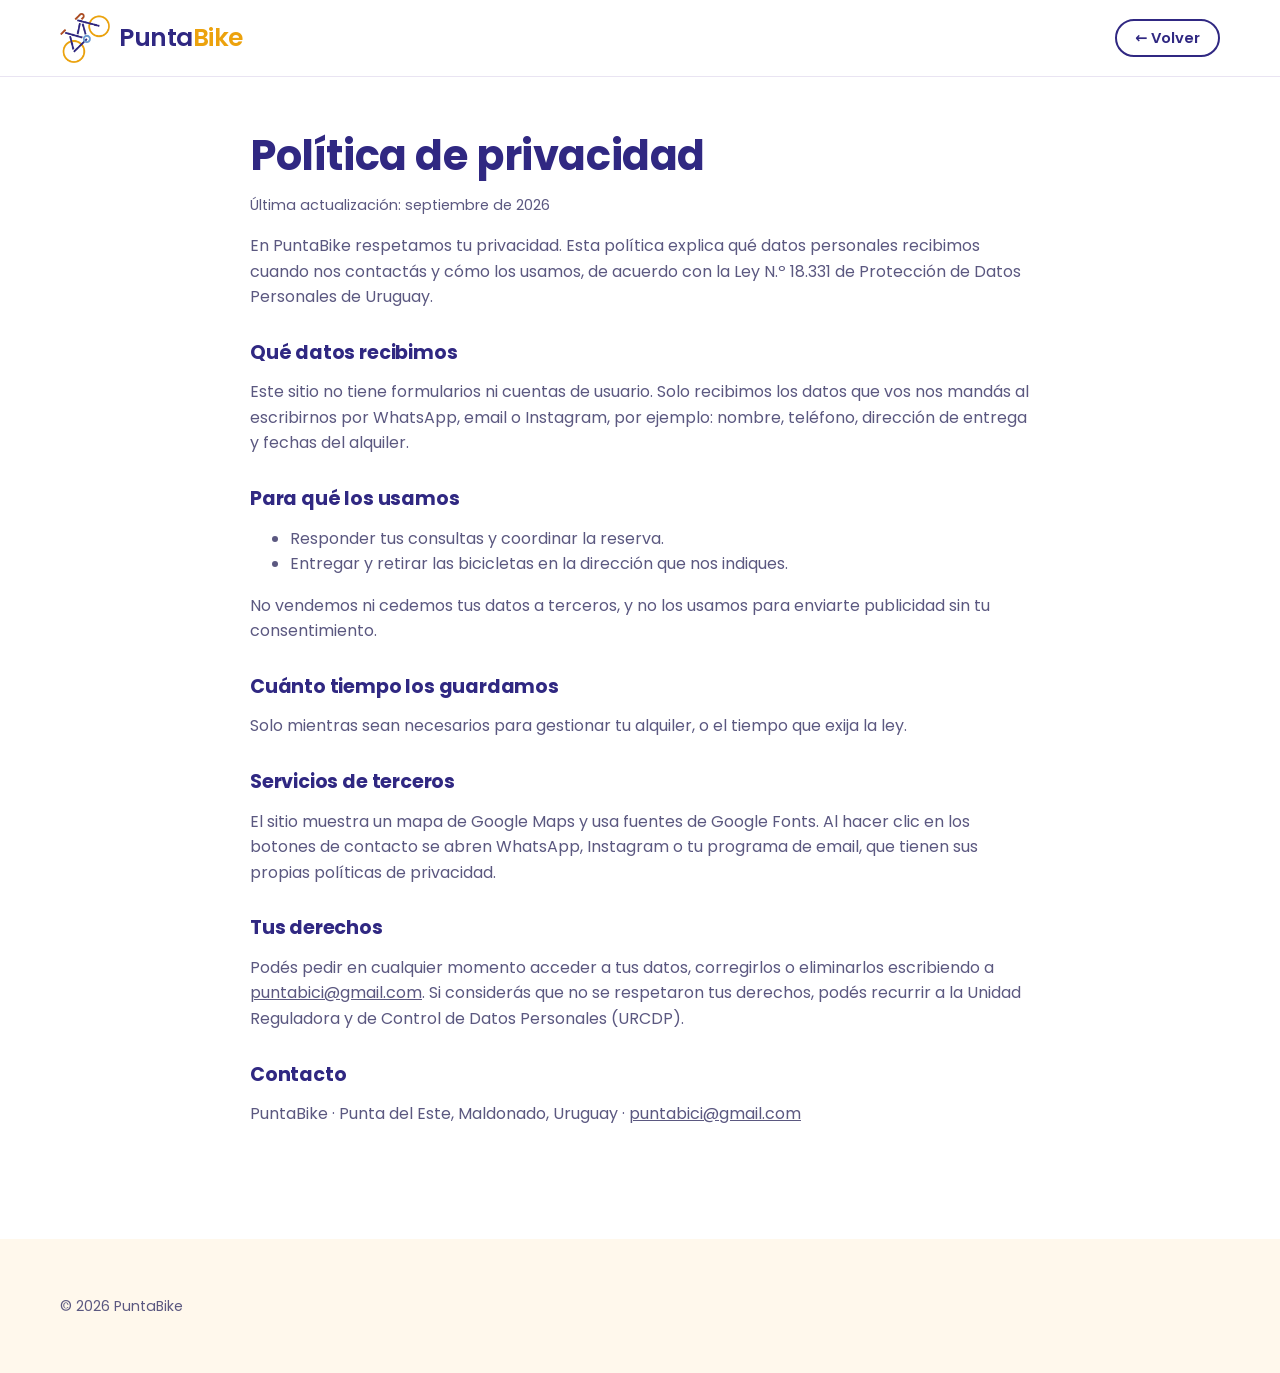
<file: privacidad.html>
<!doctype html>
<html lang="es">
<head>
  <meta charset="utf-8">
  <meta name="viewport" content="width=device-width, initial-scale=1">
  <title>Política de privacidad | PuntaBike</title>
  <meta name="robots" content="noindex">
  <link rel="icon" type="image/png" href="/favicon.png">
  <link href="https://fonts.googleapis.com/css2?family=Poppins:wght@400;500;600;700&display=swap" rel="stylesheet">
  <link rel="stylesheet" href="/styles.css">
  <style>
    .legal-page { padding: 56px 0 96px; }
    .legal-page h1 { color: var(--indigo); font-size: clamp(2rem, 5vw, 2.6rem); margin-bottom: .4rem; }
    .legal-page h2 { color: var(--indigo); font-size: 1.2rem; margin: 2rem 0 .5rem; }
    .legal-page p, .legal-page li { color: var(--muted); }
    .legal-page .updated { font-size: .9rem; }
  </style>
</head>
<body>
<header class="site-header">
  <div class="wrap header-inner">
    <a href="/" class="brand" aria-label="Volver al inicio"><img src="/logo-icon.png" alt="" width="360" height="357"><span class="wordmark">Punta<span>Bike</span></span></a>
    <a href="/" class="btn btn-ghost btn-sm" style="margin-left:auto">← Volver</a>
  </div>
</header>
<main class="wrap narrow legal-page">
  <h1>Política de privacidad</h1>
  <p class="updated">Última actualización: septiembre de 2026</p>

  <p>En PuntaBike respetamos tu privacidad. Esta política explica qué datos personales recibimos cuando nos contactás y cómo los usamos, de acuerdo con la Ley N.º 18.331 de Protección de Datos Personales de Uruguay.</p>

  <h2>Qué datos recibimos</h2>
  <p>Este sitio no tiene formularios ni cuentas de usuario. Solo recibimos los datos que vos nos mandás al escribirnos por WhatsApp, email o Instagram, por ejemplo: nombre, teléfono, dirección de entrega y fechas del alquiler.</p>

  <h2>Para qué los usamos</h2>
  <ul>
    <li>Responder tus consultas y coordinar la reserva.</li>
    <li>Entregar y retirar las bicicletas en la dirección que nos indiques.</li>
  </ul>
  <p>No vendemos ni cedemos tus datos a terceros, y no los usamos para enviarte publicidad sin tu consentimiento.</p>

  <h2>Cuánto tiempo los guardamos</h2>
  <p>Solo mientras sean necesarios para gestionar tu alquiler, o el tiempo que exija la ley.</p>

  <h2>Servicios de terceros</h2>
  <p>El sitio muestra un mapa de Google Maps y usa fuentes de Google Fonts. Al hacer clic en los botones de contacto se abren WhatsApp, Instagram o tu programa de email, que tienen sus propias políticas de privacidad.</p>

  <h2>Tus derechos</h2>
  <p>Podés pedir en cualquier momento acceder a tus datos, corregirlos o eliminarlos escribiendo a <a href="mailto:puntabici@gmail.com">puntabici@gmail.com</a>. Si considerás que no se respetaron tus derechos, podés recurrir a la Unidad Reguladora y de Control de Datos Personales (URCDP).</p>

  <h2>Contacto</h2>
  <p>PuntaBike · Punta del Este, Maldonado, Uruguay · <a href="mailto:puntabici@gmail.com">puntabici@gmail.com</a></p>
</main>
<footer class="site-footer" style="padding-bottom:56px">
  <div class="wrap"><p class="legal" style="border:0;margin:0;padding:0">© 2026 PuntaBike</p></div>
</footer>
</body>
</html>
</file>
<file: styles.css>
/* PuntaBici — colores tomados del logo */
:root {
  --indigo: #302882;
  --indigo-deep: #231d63;
  --yellow: #ECA20D;
  --yellow-soft: #FCEBC4;
  --rust: #AD4D23;
  --rust-soft: #F6DED2;
  --sky: #6D9CD0;
  --sky-soft: #DDE9F6;
  --cream: #FFF8EC;
  --paper: #FFFFFF;
  --ink: #1f1b4d;
  --muted: #5b5880;
  --line: #E9E4F2;
  --radius: 22px;
  --shadow: 0 10px 30px rgba(48, 40, 130, .10);
  --font: "Poppins", system-ui, -apple-system, "Segoe UI", sans-serif;
}

* { box-sizing: border-box; }
html { scroll-behavior: smooth; scroll-padding-top: 84px; -webkit-text-size-adjust: 100%; }
body {
  margin: 0; font-family: var(--font); color: var(--ink); background: var(--paper);
  line-height: 1.6; font-size: 16px; overflow-x: hidden;
}
img { max-width: 100%; display: block; }
a { color: inherit; }
h1, h2, h3 { line-height: 1.12; margin: 0; letter-spacing: -.01em; }
.wrap { width: min(1160px, 100% - 32px); margin-inline: auto; }
.narrow { width: min(780px, 100% - 32px); }
.u-yellow { color: var(--yellow); }

/* ---------- Botones ---------- */
.btn {
  display: inline-flex; align-items: center; justify-content: center; gap: .55rem;
  font: 600 1rem/1 var(--font); padding: .95rem 1.5rem; border-radius: 999px;
  border: 2px solid transparent; cursor: pointer; text-decoration: none;
  transition: transform .15s ease, background .15s ease, box-shadow .15s ease;
}
.btn:hover { transform: translateY(-2px); }
.btn:focus-visible, .lang button:focus-visible, .wa-btn:focus-visible, summary:focus-visible { outline: 3px solid var(--sky); outline-offset: 3px; }
.btn-indigo { background: var(--indigo); color: #fff; box-shadow: 0 6px 16px rgba(48,40,130,.25); }
.btn-indigo:hover { background: var(--indigo-deep); }
.btn-yellow { background: var(--yellow); color: var(--indigo-deep); }
.btn-ghost { border-color: var(--indigo); color: var(--indigo); background: transparent; }
.btn-ghost:hover { background: var(--indigo); color: #fff; }
.btn-sm { padding: .6rem 1.1rem; font-size: .92rem; }
.btn-block { width: 100%; }
.ico { width: 1.25em; height: 1.25em; flex: none; }

/* ---------- Header ---------- */
.site-header {
  position: sticky; top: 0; z-index: 50; background: rgba(255,255,255,.92);
  backdrop-filter: blur(10px); -webkit-backdrop-filter: blur(10px);
  border-bottom: 1px solid var(--line);
}
.header-inner { display: flex; align-items: center; gap: 1.5rem; height: 76px; }
.brand { display: flex; align-items: center; gap: .55rem; text-decoration: none; }
.brand img { height: 50px; width: auto; }
.wordmark { font-weight: 600; font-size: 1.55rem; letter-spacing: -.02em; color: var(--indigo); line-height: 1; }
.wordmark span { color: var(--yellow); }
.main-nav { display: flex; gap: 1.4rem; margin-left: auto; }
.main-nav a { text-decoration: none; font-weight: 500; font-size: .95rem; color: var(--ink); position: relative; padding: .3rem 0; }
.main-nav a::after {
  content: ""; position: absolute; left: 0; right: 100%; bottom: -2px; height: 4px;
  background: var(--yellow); transition: right .2s ease;
}
.main-nav a:hover::after { right: 0; }
.header-actions { display: flex; align-items: center; gap: .8rem; }
.lang { display: flex; background: var(--cream); border-radius: 999px; padding: 3px; }
.lang button {
  font: 600 .78rem/1 var(--font); border: 0; background: transparent; color: var(--muted);
  padding: .45rem .6rem; border-radius: 999px; cursor: pointer;
}
.lang button[aria-pressed="true"] { background: var(--indigo); color: #fff; }
.menu-toggle { display: none; width: 44px; height: 44px; border: 0; background: transparent; cursor: pointer; position: relative; }
.menu-toggle span { position: absolute; left: 10px; right: 10px; height: 4px; background: var(--indigo); transition: transform .2s ease, top .2s ease; }
.menu-toggle span:first-child { top: 15px; }
.menu-toggle span:last-child { top: 25px; right: 16px; background: var(--yellow); }
.menu-toggle[aria-expanded="true"] span:first-child { top: 20px; transform: rotate(45deg); }
.menu-toggle[aria-expanded="true"] span:last-child { top: 20px; right: 10px; transform: rotate(-45deg); }

/* ---------- Hero ---------- */
.hero { background: var(--cream); position: relative; overflow: hidden; }
.hero-grid { display: grid; grid-template-columns: 1.05fr .95fr; gap: 2rem; align-items: center; padding: 72px 0 88px; }
.eyebrow {
  display: inline-block; font-weight: 600; font-size: .85rem; letter-spacing: .08em; text-transform: uppercase;
  color: var(--rust); margin: 0 0 1rem;
}
.hero h1 { font-size: clamp(2.6rem, 6.4vw, 4.6rem); font-weight: 700; color: var(--indigo); }
.lead { font-size: 1.15rem; color: var(--muted); max-width: 32ch; margin: 1.2rem 0 2rem; }
.hero-ctas { display: flex; flex-wrap: wrap; gap: .8rem; }
.hero-badges { list-style: none; padding: 0; margin: 2rem 0 0; display: flex; flex-wrap: wrap; gap: .6rem 1.4rem; font-weight: 500; font-size: .95rem; }
.hero-badges li { display: flex; align-items: center; gap: .5rem; }
.dot { width: 12px; height: 12px; border-radius: 50%; border: 3px solid; }
.dot-yellow { border-color: var(--yellow); } .dot-sky { border-color: var(--sky); } .dot-rust { border-color: var(--rust); }

.hero-art { position: relative; aspect-ratio: 1; max-width: 500px; width: 100%; justify-self: center; }
.ring { position: absolute; border-radius: 50%; border: 18px solid var(--yellow); }
.ring-big { inset: 4% 4% 4% 4%; }
.ring-small { width: 30%; aspect-ratio: 1; right: -4%; top: -2%; border-width: 12px; border-color: var(--sky); }
.photo-circle {
  position: absolute; inset: 11%; border-radius: 50%; overflow: hidden;
  background: radial-gradient(circle at 30% 30%, #fff 0, var(--sky-soft) 70%);
}
.photo-circle img { width: 100%; height: 100%; object-fit: cover; }
.hero-icon { position: absolute; width: 62%; height: auto; left: 19%; top: 19%; animation: ride 5s ease-in-out infinite; filter: drop-shadow(0 12px 18px rgba(48,40,130,.15)); }
.hero-art.has-photo .hero-icon { width: 34%; left: -4%; top: auto; bottom: -2%; background: #fff; border-radius: 50%; padding: 5%; box-shadow: var(--shadow); }
@keyframes ride { 0%, 100% { transform: translateY(0) rotate(0); } 50% { transform: translateY(-10px) rotate(-2deg); } }

/* ---------- Secciones ---------- */
.section { padding: 96px 0; }
.section-cream { background: var(--cream); }
.section-indigo { background: var(--indigo); color: #fff; }
.section-head { text-align: center; max-width: 620px; margin: 0 auto 3rem; }
.section-head.left { text-align: left; margin: 0 0 1.5rem; }
.section-head h2 { font-size: clamp(2rem, 4.2vw, 2.9rem); color: var(--indigo); font-weight: 700; }
.section-head p { color: var(--muted); font-size: 1.1rem; margin: .7rem 0 0; }
.section-head.on-dark h2 { color: #fff; }
.section-head.on-dark p { color: #cfcaf2; }
.bar { display: inline-block; width: 56px; height: 8px; margin-bottom: 1rem; transform: rotate(-12deg); }
.bar-yellow { background: var(--yellow); } .bar-rust { background: var(--rust); } .bar-sky { background: var(--sky); }

/* ---------- Bicis ---------- */
.cards { display: grid; grid-template-columns: repeat(3, 1fr); gap: 1.6rem; }
.bike-card {
  background: var(--paper); border: 2px solid var(--line); border-radius: var(--radius);
  overflow: hidden; display: flex; flex-direction: column;
  transition: transform .2s ease, box-shadow .2s ease, border-color .2s ease;
}
.bike-card:hover { transform: translateY(-4px); box-shadow: var(--shadow); border-color: transparent; }
.bike-media { aspect-ratio: 4 / 3; display: grid; place-items: center; position: relative; overflow: hidden; }
.bike-media img { position: absolute; inset: 0; width: 100%; height: 100%; object-fit: cover; }
.bike-media .bike-svg { width: 82%; height: auto; }
.bike-media.has-photo .bike-svg { display: none; }
.bike-media.has-photo img { object-fit: contain; padding: 4% 5%; mix-blend-mode: multiply; transition: transform .3s ease; }
.bike-card:hover .bike-media.has-photo img { transform: scale(1.04); }
.tint-yellow { background: var(--yellow-soft); } .tint-sky { background: var(--sky-soft); } .tint-rust { background: var(--rust-soft); }
.bike-body { padding: 1.6rem 1.6rem 1.8rem; display: flex; flex-direction: column; flex: 1; }
.bike-body h3 { font-size: 1.4rem; color: var(--indigo); }
.bike-body > p { color: var(--muted); margin: .6rem 0 1rem; }
.feats { list-style: none; padding: 0; margin: 0 0 1.6rem; display: grid; gap: .45rem; flex: 1; align-content: start; }
.feats li { position: relative; padding-left: 1.6rem; font-weight: 500; font-size: .95rem; }
.feats li::before { content: ""; position: absolute; left: 0; top: .42em; width: 11px; height: 11px; border: 3px solid var(--yellow); border-radius: 50%; }

/* ---------- Cómo funciona ---------- */
.steps { list-style: none; padding: 0; margin: 0; display: grid; grid-template-columns: repeat(3, 1fr); gap: 1.6rem; counter-reset: s; }
.steps li { background: rgba(255,255,255,.07); border: 2px solid rgba(255,255,255,.12); border-radius: var(--radius); padding: 2rem 1.6rem; position: relative; }
.step-num {
  display: grid; place-items: center; width: 56px; height: 56px; border-radius: 50%;
  border: 6px solid var(--yellow); font-weight: 700; font-size: 1.25rem; margin-bottom: 1.2rem;
}
.steps li:nth-child(2) .step-num { border-color: var(--sky); }
.steps li:nth-child(3) .step-num { border-color: var(--rust); }
.steps h3 { font-size: 1.3rem; }
.steps p { color: #d9d6f4; margin: .5rem 0 0; }

/* ---------- Extras ---------- */
.extras { list-style: none; padding: 0; margin: 0; display: grid; grid-template-columns: repeat(4, 1fr); gap: 1.2rem; }
.extras li { text-align: center; padding: 1.8rem 1.2rem; border-radius: var(--radius); background: var(--cream); }
.extras svg { width: 58px; height: 58px; fill: none; stroke: var(--indigo); stroke-width: 3.5; stroke-linejoin: round; margin: 0 auto 1rem; }
.extras li:nth-child(2) svg { stroke: var(--rust); }
.extras li:nth-child(3) svg { stroke: var(--sky); }
.extras li:nth-child(4) svg { stroke: var(--yellow); }
.extras h3 { font-size: 1.1rem; color: var(--indigo); }
.extras p { color: var(--muted); font-size: .95rem; margin: .4rem 0 0; }
.note { text-align: center; color: var(--muted); margin: 2rem 0 0; font-size: .95rem; }

/* ---------- Zona ---------- */
.zone-grid { display: grid; grid-template-columns: .9fr 1.1fr; gap: 3rem; align-items: center; }
.chips { list-style: none; padding: 0; margin: 0; display: flex; flex-wrap: wrap; gap: .6rem; }
.chips li { background: #fff; border: 2px solid var(--indigo); color: var(--indigo); font-weight: 600; padding: .5rem 1rem; border-radius: 999px; }
.chips li.chip-special { border-color: var(--rust); color: var(--rust); }
.chips li.chip-special span { color: var(--yellow); }
.zone-special { margin: 1.2rem 0 0; background: #fff; border-left: 5px solid var(--rust); border-radius: 12px; padding: .8rem 1rem; color: var(--ink); font-weight: 500; }
.zone-special > span:first-child { color: var(--yellow); }
.zone-note { color: var(--muted); margin: 1.4rem 0 0; }
.map { border-radius: var(--radius); overflow: hidden; border: 6px solid #fff; box-shadow: var(--shadow); aspect-ratio: 4 / 3; background: var(--sky-soft); }
.map iframe { width: 100%; height: 100%; border: 0; display: block; }

/* ---------- FAQ ---------- */
.faq { display: grid; gap: .8rem; }
.faq details { border: 2px solid var(--line); border-radius: 16px; background: #fff; transition: border-color .2s ease; }
.faq details[open] { border-color: var(--indigo); }
.faq summary {
  list-style: none; cursor: pointer; font-weight: 600; font-size: 1.05rem; color: var(--indigo);
  padding: 1.1rem 3.2rem 1.1rem 1.3rem; position: relative;
}
.faq summary::-webkit-details-marker { display: none; }
.faq summary::after {
  content: ""; position: absolute; right: 1.3rem; top: 50%; width: 14px; height: 14px; margin-top: -9px;
  border-right: 4px solid var(--yellow); border-bottom: 4px solid var(--yellow); transform: rotate(45deg); transition: transform .2s ease;
}
.faq details[open] summary::after { transform: rotate(-135deg); margin-top: -2px; }
.faq details p { margin: 0; padding: 0 1.3rem 1.2rem; color: var(--muted); }

/* ---------- Contacto ---------- */
.contact-grid { display: grid; grid-template-columns: repeat(4, 1fr); gap: 1.2rem; }
.contact-card {
  display: flex; flex-direction: column; align-items: flex-start; gap: .3rem; text-decoration: none;
  background: #fff; color: var(--indigo); border-radius: var(--radius); padding: 1.6rem;
  transition: transform .15s ease, background .15s ease;
}
.contact-card:hover { transform: translateY(-3px); background: var(--yellow-soft); }
.contact-card .ico { width: 34px; height: 34px; color: var(--yellow); margin-bottom: .5rem; }
.c-label { font-size: .85rem; font-weight: 600; text-transform: uppercase; letter-spacing: .06em; color: var(--muted); }
.c-value { font-weight: 600; font-size: 1.08rem; word-break: break-word; }

/* ---------- Footer ---------- */
.site-footer { background: var(--cream); padding: 56px 0 96px; }
.footer-inner { display: grid; grid-template-columns: auto 1fr; gap: 1rem 3rem; align-items: center; }
.footer-logo { height: 90px; width: auto; }
.footer-brand img { height: 64px; }
.footer-brand .wordmark { font-size: 1.9rem; }
.footer-info p { margin: .15rem 0; color: var(--muted); }
.footer-info a, .legal a { color: var(--indigo); font-weight: 500; }
.legal { grid-column: 1 / -1; font-size: .88rem; color: var(--muted); border-top: 1px solid #efe4cc; padding-top: 1.2rem; margin: 1rem 0 0; }


.seo-block { grid-column: 1 / -1; border-top: 1px solid #efe4cc; padding-top: 1.4rem; }
.seo-block h2 { font-size: 1.05rem; color: var(--indigo); margin: 0 0 .5rem; }
.seo-block p { font-size: .9rem; color: var(--muted); margin: .35rem 0; max-width: 90ch; }
.seo-block strong { color: var(--ink); font-weight: 600; }

/* ---------- WhatsApp flotante ---------- */
.wa-float { position: fixed; right: 18px; bottom: 18px; z-index: 60; display: flex; flex-direction: column; align-items: flex-end; gap: .7rem; }
.wa-btn {
  width: 62px; height: 62px; border-radius: 50%; border: 0; background: #25D366; color: #fff; cursor: pointer;
  display: grid; place-items: center; box-shadow: 0 8px 22px rgba(0,0,0,.2); transition: transform .15s ease;
}
.wa-btn:hover { transform: scale(1.06); }
.wa-btn svg { width: 34px; height: 34px; }
.wa-panel { background: #fff; border-radius: 18px; padding: 1rem; box-shadow: 0 12px 34px rgba(31,27,77,.22); min-width: 230px; display: grid; gap: .5rem; }
.wa-panel[hidden] { display: none; }
.wa-panel p { margin: 0 0 .2rem; font-weight: 600; color: var(--indigo); font-size: .95rem; }
.wa-panel a { text-decoration: none; font-weight: 600; background: var(--cream); color: var(--ink); padding: .7rem 1rem; border-radius: 12px; }
.wa-panel a:hover { background: var(--yellow-soft); }

/* ---------- Responsive ---------- */

/* ---------- Slider de fotos (portada) ---------- */
.hero-slides img {
  position: absolute; inset: 0; width: 100%; height: 100%; object-fit: cover;
  opacity: 0; transform: scale(1.08) translateX(3%);
  transition: opacity 1.2s ease, transform 6s ease-out;
}
.hero-slides img.active { opacity: 1; transform: scale(1) translateX(0); }
.slide-dots { position: absolute; left: 50%; bottom: -34px; transform: translateX(-50%); display: flex; gap: 8px; }
.slide-dots button { width: 12px; height: 12px; border-radius: 50%; border: 3px solid var(--indigo); background: transparent; padding: 0; cursor: pointer; transition: background .2s ease, width .2s ease; }
.slide-dots button[aria-current="true"] { background: var(--yellow); border-color: var(--yellow); width: 28px; border-radius: 999px; }
.hero-art.has-photo .hero-icon { width: 30%; left: -3%; bottom: 2%; padding: 4.5%; animation: none; }

@media (max-width: 1020px) {
  .main-nav { gap: 1rem; }
  .main-nav a { font-size: .88rem; }
  .hide-mobile { display: none; }
  .extras, .contact-grid { grid-template-columns: repeat(2, 1fr); }
}
@media (max-width: 860px) {
  .menu-toggle { display: block; }
  .main-nav {
    position: absolute; left: 0; right: 0; top: 76px; flex-direction: column; gap: 0;
    background: #fff; border-bottom: 1px solid var(--line); padding: .5rem 16px 1rem;
    display: none; box-shadow: 0 16px 30px rgba(31,27,77,.1);
  }
  .main-nav.open { display: flex; }
  .main-nav a { font-size: 1.05rem; padding: .85rem 0; border-bottom: 1px solid var(--line); }
  .main-nav a::after { display: none; }
  .header-actions { margin-left: auto; }
  .hero-grid { grid-template-columns: 1fr; padding: 40px 0 64px; gap: 3.5rem; }
  .hero-art { max-width: 340px; order: -1; }
  .lead { max-width: none; }
  .cards, .steps { grid-template-columns: 1fr; }
  .cards { max-width: 480px; margin-inline: auto; }
  .zone-grid { grid-template-columns: 1fr; gap: 2rem; }
  .section { padding: 72px 0; }
}
@media (max-width: 520px) {
  .header-inner { height: 68px; gap: .5rem; }
  .main-nav { top: 68px; }
  .brand img { height: 40px; }
  .wordmark { font-size: 1.3rem; }
  .lang button { padding: .4rem .45rem; }
  .hero-art { max-width: 260px; }
  .hero-ctas .btn { width: 100%; }
  .extras, .contact-grid { grid-template-columns: 1fr; }
  .extras li { display: grid; grid-template-columns: 52px 1fr; text-align: left; gap: 0 1rem; padding: 1.2rem; align-items: center; }
  .extras svg { width: 46px; height: 46px; margin: 0; grid-row: span 2; }
  .footer-inner { grid-template-columns: 1fr; }
}

/* ---------- Portada v2 ---------- */
.hero { isolation: isolate; }
.hero-grid { padding: 84px 0 132px; min-height: min(760px, calc(100vh - 76px)); }
.hero h1 { font-size: clamp(2.8rem, 6.6vw, 5rem); letter-spacing: -.025em; }
.hero h1 .u-yellow { position: relative; display: inline-block; white-space: nowrap; }
.hero h1 .u-yellow::after {
  content: ""; position: absolute; left: 4%; bottom: -.02em; width: 62%; height: .13em;
  background: var(--rust); transform: rotate(-4deg); border-radius: 0; z-index: -1; opacity: .9;
}
.eyebrow { background: #fff; padding: .45rem .9rem; border-radius: 999px; box-shadow: 0 2px 10px rgba(48,40,130,.07); letter-spacing: .06em; }
.hero-badges li { background: #fff; padding: .45rem .9rem; border-radius: 999px; border: 1px solid var(--line); font-size: .9rem; }

.deco { position: absolute; z-index: -1; height: 12px; }
.deco-1 { width: 90px; background: var(--sky); left: 4%; top: 18%; transform: rotate(-24deg); opacity: .55; }
.deco-2 { width: 60px; background: var(--rust); left: 46%; bottom: 14%; transform: rotate(18deg); opacity: .5; }
.deco-3 { width: 120px; background: var(--yellow); right: -20px; bottom: 26%; transform: rotate(-12deg); opacity: .45; }

.hero-art { max-width: 540px; }
.hero-blob { position: absolute; inset: -10%; border-radius: 50%; z-index: -1;
  background: radial-gradient(circle at 50% 50%, rgba(109,156,208,.28) 0, rgba(109,156,208,.12) 45%, transparent 70%); }
.ring-big { inset: 4%; z-index: 1; border-width: 16px; }
.ring-small { width: 34%; right: -6%; top: auto; bottom: 2%; border-width: 14px; z-index: 0; opacity: .9; }
.photo-circle { inset: 10.5%; z-index: 2; box-shadow: 0 20px 50px rgba(31,27,77,.18); }
.hero-art.has-photo .hero-icon {
  z-index: 3; width: 22%; left: 0; top: 4%; bottom: auto; padding: 3.8%;
  background: #fff; border-radius: 50%; box-shadow: var(--shadow); animation: ride 5s ease-in-out infinite;
}
.float-card {
  position: absolute; z-index: 4; left: -10%; bottom: 10%;
  display: flex; align-items: center; gap: .75rem; background: #fff; border-radius: 18px;
  padding: .75rem 1.1rem .75rem .75rem; box-shadow: 0 14px 34px rgba(31,27,77,.16);
  animation: floaty 6s ease-in-out infinite;
}
.fc-ico { width: 46px; height: 46px; border-radius: 14px; background: var(--yellow-soft); display: grid; place-items: center; flex: none; }
.fc-ico svg { width: 30px; height: 30px; fill: none; stroke: var(--indigo); stroke-width: 3.5; stroke-linejoin: round; }
.fc-text { display: grid; line-height: 1.25; }
.fc-text strong { color: var(--indigo); font-size: .98rem; }
.fc-text span { color: var(--muted); font-size: .8rem; }
.float-pill {
  position: absolute; z-index: 4; right: -2%; top: 14%;
  display: flex; align-items: center; gap: .5rem; background: var(--indigo); color: #fff;
  font-weight: 600; font-size: .88rem; padding: .55rem 1rem; border-radius: 999px;
  box-shadow: 0 10px 24px rgba(48,40,130,.3); animation: floaty 6s ease-in-out infinite -3s;
}
.fp-dot { width: 10px; height: 10px; border-radius: 50%; border: 3px solid var(--yellow); }
@keyframes floaty { 0%,100% { transform: translateY(0); } 50% { transform: translateY(-8px); } }

.slide-meta { position: absolute; left: 0; right: 0; bottom: -64px; display: flex; flex-direction: column; align-items: center; gap: .6rem; }
.slide-meta .slide-dots { position: static; transform: none; }
.slide-caption { margin: 0; display: flex; align-items: center; gap: .35rem; font-size: .88rem; font-weight: 500; color: var(--indigo); }
.slide-caption svg { width: 16px; height: 16px; fill: none; stroke: var(--rust); stroke-width: 2.2; }
.slide-caption span.show { animation: capIn .5s ease; }
@keyframes capIn { from { opacity: 0; transform: translateY(4px); } to { opacity: 1; transform: none; } }

@media (max-width: 860px) {
  .hero-grid { padding: 36px 0 72px; min-height: 0; gap: 5.5rem; }
  .hero-art { max-width: 330px; }
  .float-card { left: -6%; bottom: 4%; padding: .55rem .8rem .55rem .55rem; }
  .fc-ico { width: 38px; height: 38px; } .fc-ico svg { width: 24px; height: 24px; }
  .fc-text strong { font-size: .88rem; } .fc-text span { font-size: .72rem; }
  .float-pill { right: -4%; top: 8%; font-size: .78rem; padding: .45rem .8rem; }
  .deco-1, .deco-2 { display: none; }
}
@media (max-width: 520px) {
  .hero-art { max-width: 270px; }
  .float-card { left: -8%; }
  .float-pill { right: -8%; }
  .hero-badges li { font-size: .82rem; }
}


/* Celular: portada más limpia */
@media (max-width: 860px) {
  .hero-art .float-card, .hero-art .ring-small, .hero-art .slide-caption, .hero-art.has-photo .hero-icon, .deco { display: none; }
  .hero-art { max-width: 250px; }
  .hero-blob { inset: -14%; }
  .ring-big { border-width: 12px; }
  .slide-meta { bottom: -34px; }
  .hero-grid { gap: 3.2rem; padding-top: 28px; }
  .eyebrow { font-size: .72rem; padding: .4rem .8rem; }
  .hero-badges { gap: .5rem 1.1rem; }
  .hero-badges li { background: none; border: 0; padding: 0; }
}
@media (max-width: 520px) {
  .hero-art { max-width: 220px; }
  .hero h1 { font-size: 2.6rem; }
  .lead { font-size: 1.05rem; margin: 1rem 0 1.5rem; }
}


/* ---------- Portada v3: foto rectangular ---------- */
.hero-art { aspect-ratio: 1.19; max-width: 580px; }
.hero-art .photo-circle { inset: 6% 6% 10% 0; border-radius: 28px; }
.hero-art .ring-big { inset: 14% 0 2% 6%; border-radius: 32px; border-width: 14px; z-index: 1; }
.hero-art .ring-small { width: 22%; aspect-ratio: 1; top: -5%; right: -3%; bottom: auto; border-width: 12px; z-index: 0; }
.hero-art .photo-circle { z-index: 2; }
.hero-art.has-photo .hero-icon { width: 17%; left: -5%; top: -6%; padding: 3%; }
.hero-art .float-card { left: -8%; bottom: 4%; }
.hero-blob { inset: -12% -8%; }
.slide-meta { bottom: -58px; }
@media (max-width: 860px) {
  .hero-art { max-width: 460px; width: 100%; }
  .hero-art .photo-circle { inset: 0 5% 7% 0; border-radius: 22px; }
  .hero-art .ring-big { display: block; inset: 7% 0 0 5%; border-radius: 24px; border-width: 10px; }
  .slide-meta { bottom: -38px; }
}


/* ---------- Portada minimalista ---------- */
.hero-min { background: var(--cream); }
.hero-min .hero-grid { grid-template-columns: 1fr 1fr; gap: 4rem; padding: 96px 0 104px; min-height: 0; }
.hero-min .eyebrow { background: none; box-shadow: none; padding: 0; font-size: .82rem; letter-spacing: .14em; color: var(--rust); }
.hero-min h1 { font-size: clamp(2.6rem, 5.6vw, 4.4rem); }
.hero-min h1 .u-yellow::after { display: none; }
.hero-min .lead { max-width: 34ch; margin: 1.2rem 0 2.2rem; }
.hero-min .hero-art { aspect-ratio: 4 / 3; max-width: 560px; width: 100%; }
.hero-min .hero-art .photo-circle { inset: 0; border-radius: 20px; box-shadow: none; }
.hero-min .slide-meta { bottom: -40px; }
.hero-min .slide-dots button { width: 8px; height: 8px; border-width: 0; background: rgba(48,40,130,.25); }
.hero-min .slide-dots button[aria-current="true"] { width: 22px; background: var(--indigo); }
@media (max-width: 860px) {
  .hero-min .hero-grid { grid-template-columns: 1fr; gap: 3.4rem; padding: 24px 0 64px; }
  .hero-min .hero-art { max-width: none; }
  .hero-min .hero-art .photo-circle { inset: 0; border-radius: 16px; }
  .hero-min .slide-meta { bottom: -30px; }
}


/* Tarjetas de bicis simples */
.bike-body { align-items: center; text-align: center; gap: 1.2rem; }
.bike-body h3 { font-size: 1.45rem; }

@media (prefers-reduced-motion: reduce) {
  * { animation: none !important; transition: none !important; scroll-behavior: auto !important; }
}
</file>
